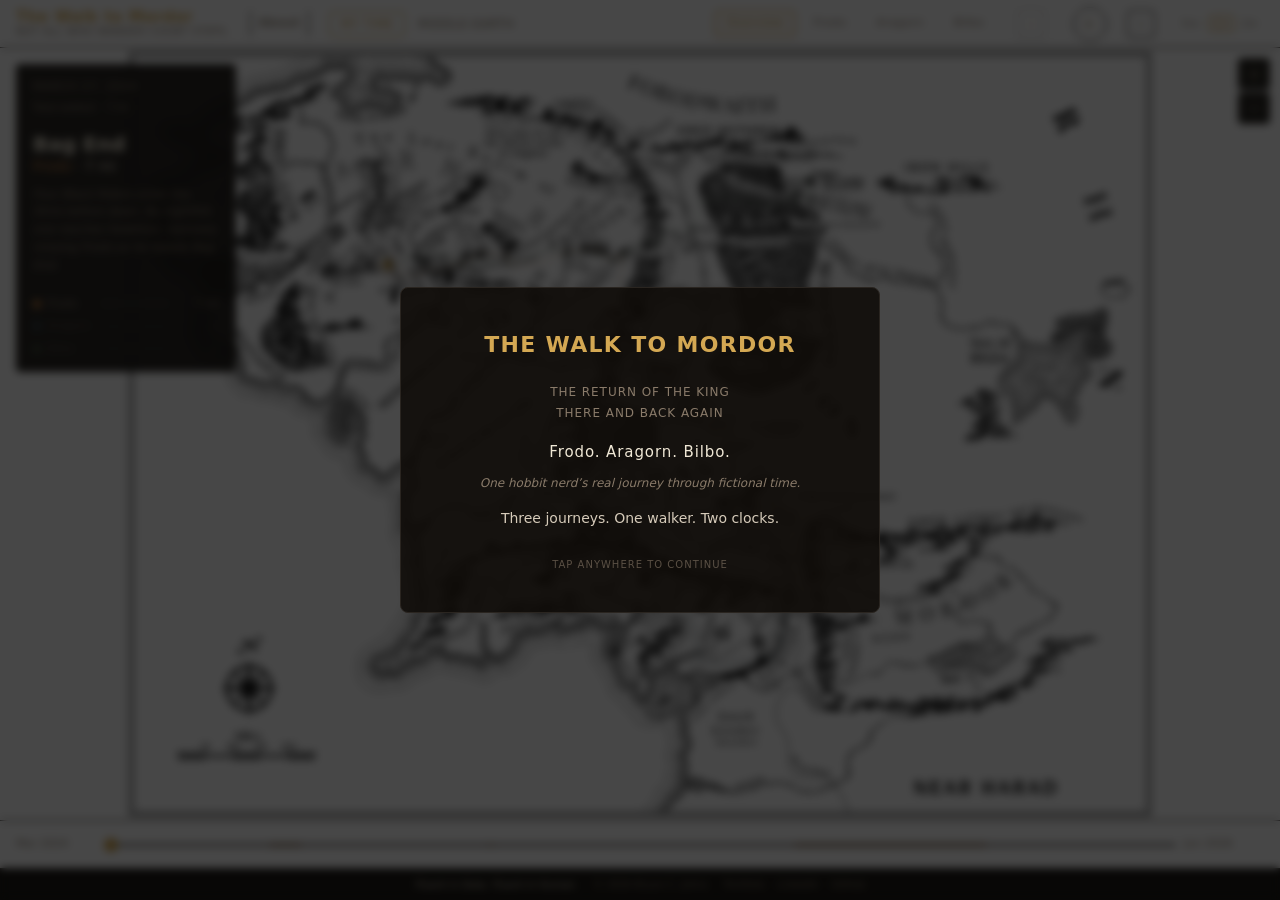
<file: docs/static/index.html>
<!doctype html>
<html lang="en">
  <head>
    <meta charset="utf-8" />
    <meta name="viewport" content="width=device-width, initial-scale=1" />
    <title>Walk to Mordor | A Personal Journey Through Middle-earth</title>
    <meta content="Bryan C. Johns" name="author" />
    <meta
      name="description"
      content="A personal walking journey mapped onto the journeys of Bilbo, Frodo, and Aragorn through Middle-earth, combining real-world steps, maps, and Tolkien's chronology."
    />

    <!-- Favicon -->
    <link rel="icon" type="image/x-icon" href="images/favicon.ico" />

    <!-- Open Graph metadata for social sharing -->
    <meta property="og:type" content="website" />
    <meta
      property="og:title"
      content="Walk to Mordor | A Personal Journey Through Middle-earth"
    />
    <meta
      property="og:description"
      content="A personal walking journey mapped onto the journeys of Bilbo, Frodo, and Aragorn through Middle-earth, combining real-world steps, maps, and Tolkien's chronology."
    />
    <meta
      property="og:image"
      content="https://johbry17.github.io/Walk-to-Mordor/static/images/masthead.png"
    />
    <meta property="og:image:width" content="1200" />
    <meta property="og:image:height" content="630" />
    <meta
      property="og:url"
      content="https://johbry17.github.io/Walk-to-Mordor/"
    />

    <!-- Twitter / X -->
    <meta name="twitter:card" content="summary_large_image" />
    <meta
      name="twitter:title"
      content="Walk to Mordor | A Personal Journey Through Middle-earth"
    />
    <meta
      name="twitter:description"
      content="A personal walking journey mapped onto the journeys of Bilbo, Frodo, and Aragorn through Middle-earth."
    />
    <meta
      name="twitter:image"
      content="https://johbry17.github.io/Walk-to-Mordor/static/images/masthead.png"
    />

    <!-- Stylesheet -->
    <link rel="stylesheet" href="css/styles.css" />
  </head>
  <body>
    <!-- ── Header ───────────────────────────────────────────────────── -->
    <header class="site-header" role="banner">
      <div class="header-title">
        <span class="title-main">The Walk to Mordor</span>
        <span class="title-sub">Not all who wander count steps.</span>
      </div>

      <a href="about.html" class="header-about" title="About this project"
        >About</a
      >

      <div class="clock-toggle" role="group" aria-label="Time mode">
        <button
          class="clock-btn active"
          data-clock="MY"
          aria-pressed="true"
          title="Follow my daily walking mileage, 2024-2026"
        >
          My Time
        </button>
        <button
          class="clock-btn"
          data-clock="ME"
          aria-pressed="false"
          title="Follow Tolkien's calendar of events, T.A. 2941-3019"
        >
          Middle-earth
        </button>
      </div>

      <div class="mobile-header-break" aria-hidden="true"></div>

      <nav class="mode-nav" role="tablist" aria-label="Journey mode">
        <button
          class="mode-btn active"
          data-mode="ALL"
          role="tab"
          aria-selected="true"
          tabindex="0"
          title="Show the whole story"
        >
          Overview
        </button>
        <button
          class="mode-btn"
          data-mode="Mordor"
          role="tab"
          aria-selected="false"
          tabindex="-1"
          title="Follow Frodo's journey"
        >
          Frodo
        </button>
        <button
          class="mode-btn"
          data-mode="Return"
          role="tab"
          aria-selected="false"
          tabindex="-1"
          title="Follow Aragorn's journey"
        >
          Aragorn
        </button>
        <button
          class="mode-btn"
          data-mode="Hobbit"
          role="tab"
          aria-selected="false"
          tabindex="-1"
          title="Follow Bilbo's journey"
        >
          Bilbo
        </button>
      </nav>

      <button
        id="tl-prev"
        class="tl-nav-btn"
        aria-label="Previous step"
        title="Previous date (←)"
        disabled
      >
        ‹
      </button>
      <button
        id="play-btn"
        class="play-btn"
        aria-label="Play journey"
        title="Play journey"
      >
        <svg class="icon-play" viewBox="0 0 24 24" aria-hidden="true">
          <polygon points="5,3 19,12 5,21" />
        </svg>
        <svg
          class="icon-pause"
          viewBox="0 0 24 24"
          aria-hidden="true"
          style="display: none"
        >
          <rect x="6" y="4" width="4" height="16" />
          <rect x="14" y="4" width="4" height="16" />
        </svg>
      </button>
      <button
        id="tl-next"
        class="tl-nav-btn"
        aria-label="Next step"
        title="Next date (→)"
      >
        ›
      </button>

      <div class="tl-speed" role="group" aria-label="Playback speed">
        <button
          class="speed-btn"
          data-speed="0.5"
          aria-pressed="false"
          aria-label="Half speed"
          title="Play at half speed"
        >
          ½×
        </button>
        <button
          class="speed-btn active"
          data-speed="1"
          aria-pressed="true"
          aria-label="Normal speed"
          title="Play at normal speed"
        >
          1×
        </button>
        <button
          class="speed-btn"
          data-speed="2"
          aria-pressed="false"
          aria-label="Double speed"
          title="Play at double speed"
        >
          2×
        </button>
      </div>
    </header>

    <!-- ── Main area (map + info panel) ────────────────────────────────────────── -->
    <main class="main-area">
      <!-- Info panel floats over the map ─────────────────────────────── -->
      <aside
        class="info-panel"
        aria-live="polite"
        aria-label="Journey information"
      >
        <div class="info-date" id="info-date">—</div>

        <div id="all-time-total" class="all-time-total" hidden>
          <span class="all-time-total__label">Total walked · </span>
          <strong id="all-time-miles">—</strong>
        </div>

        <div id="info-body"></div>

        <!-- Journey status rows -->
        <div class="journey-rows" id="journey-rows">
          <div class="journey-row" data-journey="Mordor">
            <span class="jr-dot" style="background: #c17f40"></span>
            <span class="jr-name">Frodo</span>
            <div class="jr-bar">
              <div class="jr-fill" id="fill-Mordor"></div>
            </div>
            <span class="jr-val" id="val-Mordor">—</span>
          </div>
          <div class="journey-row" data-journey="Return">
            <span class="jr-dot" style="background: #4a7c8e"></span>
            <span class="jr-name">Aragorn</span>
            <div class="jr-bar">
              <div class="jr-fill" id="fill-Return"></div>
            </div>
            <span class="jr-val" id="val-Return">—</span>
          </div>
          <div class="journey-row" data-journey="Hobbit">
            <span class="jr-dot" style="background: #5f8a5a"></span>
            <span class="jr-name">Bilbo</span>
            <div class="jr-bar">
              <div class="jr-fill" id="fill-Hobbit"></div>
            </div>
            <span class="jr-val" id="val-Hobbit">—</span>
          </div>
        </div>
      </aside>

      <!-- Pause badge and reset: outside the transformable layer so they stay fixed ─────────────────── -->
      <!-- Timeline state badges -->
      <div class="pause-badge" id="pause-badge" hidden>
        <span>⏸ Month-Long Pause</span><br />to Lament for Gandalf
      </div>
      <div
        class="timeline-badge timeline-badge--between"
        id="between-badge"
        hidden
      >
        ↔ Between Walking Challenges
      </div>
      <div class="timeline-badge timeline-badge--gap" id="gap-badge" hidden>
        Many Years Pass…
      </div>

      <!-- Floating map controls: zoom + reset, top-right ─────────────────────────────── -->
      <div class="map-controls" role="group" aria-label="Map controls">
        <button
          class="map-ctrl-btn"
          id="zoom-in"
          aria-label="Zoom in"
          title="Zoom in"
        >
          +
        </button>
        <button
          class="map-ctrl-btn"
          id="zoom-out"
          aria-label="Zoom out"
          title="Zoom out"
        >
          −
        </button>
        <button
          class="map-ctrl-btn"
          id="reset-view"
          aria-label="Reset map view"
          title="Reset view (double-click map)"
        >
          &#8857;
        </button>
      </div>

      <!-- Viewport clips; layer transforms for zoom/pan ─────────────────────────────── -->
      <div class="map-viewport" id="map-viewport">
        <div class="map-layer" id="map-layer">
          <img
            id="base-map"
            src="assets/preview-mapome-slim.svg"
            alt="Middle-earth map (mapome by k1tesurfen, CC BY-SA 4.0)"
            draggable="false"
          />

          <svg
            id="overlay"
            viewBox="0 0 3200 2400"
            preserveAspectRatio="xMidYMid meet"
            aria-hidden="true"
          >
            <!-- Populated by map.js -->
          </svg>
        </div>
      </div>
    </main>

    <!-- ── Timeline bar ──────────────────────────────────────────────── -->
    <footer class="timeline-bar" role="contentinfo">
      <span class="tl-label" id="tl-start" aria-hidden="true">—</span>

      <div class="tl-slider-wrap">
        <input
          type="range"
          id="timeline"
          class="timeline-slider"
          min="0"
          max="100"
          value="0"
          step="1"
          aria-label="Timeline position"
        />
      </div>

      <span class="tl-label" id="tl-end" aria-hidden="true">—</span>
    </footer>

    <!-- Site footer ──────────────────────────────────────────────── -->
    <footer class="site-footer" role="contentinfo">
      <span class="footer-tagline">Fluent in Data. Fluent in Human.</span>

      <span class="footer-owner">
        &copy; <span id="copyright-year">2026</span>
        Bryan C. Johns
      </span>

      <nav class="footer-links" aria-label="External links">
        <a
          href="https://informedwanderer.com/"
          target="_blank"
          rel="noopener noreferrer"
          class="portfolio-link"
        >
          Portfolio
        </a>

        <a
          href="https://www.linkedin.com/in/b-johns/"
          target="_blank"
          rel="noopener noreferrer"
          class="linkedin-link"
        >
          LinkedIn
        </a>

        <a
          href="https://github.com/johbry17/walk-to-mordor"
          target="_blank"
          rel="noopener noreferrer"
          class="github-link"
        >
          GitHub
        </a>
      </nav>
    </footer>

    <script>
      const yearElement = document.getElementById("copyright-year");
      if (yearElement) {
        yearElement.textContent = new Date().getFullYear();
      }
    </script>

    <!-- Modals ────────────────────────────────────────────────────────────── -->

    <!-- Welcome modal — opens on every visit -->
    <dialog id="welcome-dialog" class="welcome-dialog">
      <div class="welcome-content">
        <h1 class="welcome-title">The Walk to Mordor</h1>
        <p class="welcome-subtitle">The Return of the King</p>
        <p class="welcome-subtitle">There and Back Again</p>
        <p class="welcome-characters">Frodo. Aragorn. Bilbo.</p>
        <p class="welcome-tagline">
          One hobbit nerd&#8217;s real journey through fictional time.
        </p>
        <p class="welcome-stat">Three journeys. One walker. Two clocks.</p>
        <p class="welcome-cta">Tap anywhere to continue</p>
      </div>
    </dialog>

    <!-- Clock / controls explainer — shown after welcome modal -->
    <div
      id="clock-popover"
      class="clock-popover"
      role="dialog"
      aria-label="Timeline instructions"
      hidden
    >
      <div class="clock-popover-title">Two timelines, one journey</div>

      <p>
        <strong>My Time</strong> follows my actual walks, 2024–2026.<br />
        <strong>Middle-earth Time</strong> follows Tolkien's chronology.
      </p>

      <p class="clock-popover-controls">
        <!-- <strong>Ready to explore?</strong> -->
        Play with <strong>▶</strong>, step days with <strong>‹ ›</strong>, and
        change speed with <strong>½×</strong> · <strong>1×</strong> ·
        <strong>2×</strong>. Choose <strong>Overview</strong> for the whole
        story, or a <strong>character</strong> to follow one journey.<br />
        <strong>About</strong> explores the data, design decisions, and
        technical challenges behind the project.
      </p>
    </div>

    <!-- Journey completion modal — My Time / Overview endpoint -->
    <dialog id="completion-dialog" class="completion-dialog">
      <div class="completion-content">
        <div class="completion-kicker">THE JOURNEY IS COMPLETE</div>

        <div class="completion-miles">4,400+ miles walked.</div>

        <!-- <div class="completion-journeys">
        Frodo. Aragorn. Bilbo.<br>
        Three journeys. One walker.
      </div> -->

        <div class="completion-rule"></div>

        <div class="completion-comparison">
          That's roughly the length of the<br />
          <strong>Silk Road.</strong>
        </div>

        <div class="completion-aside">
          And if you include the miles between challenges?<br />
          <span id="completion-miles-value"></span> in all.
        </div>

        <div class="completion-prompt">Tap anywhere to continue</div>
      </div>
    </dialog>

    <!-- JavaScript ────────────────────────────────────────────────────────── -->

    <script src="js/timeline.js"></script>
    <script src="js/map.js"></script>
    <script src="js/pan-zoom.js"></script>
    <script src="js/app.js"></script>
  </body>
</html>
</file>
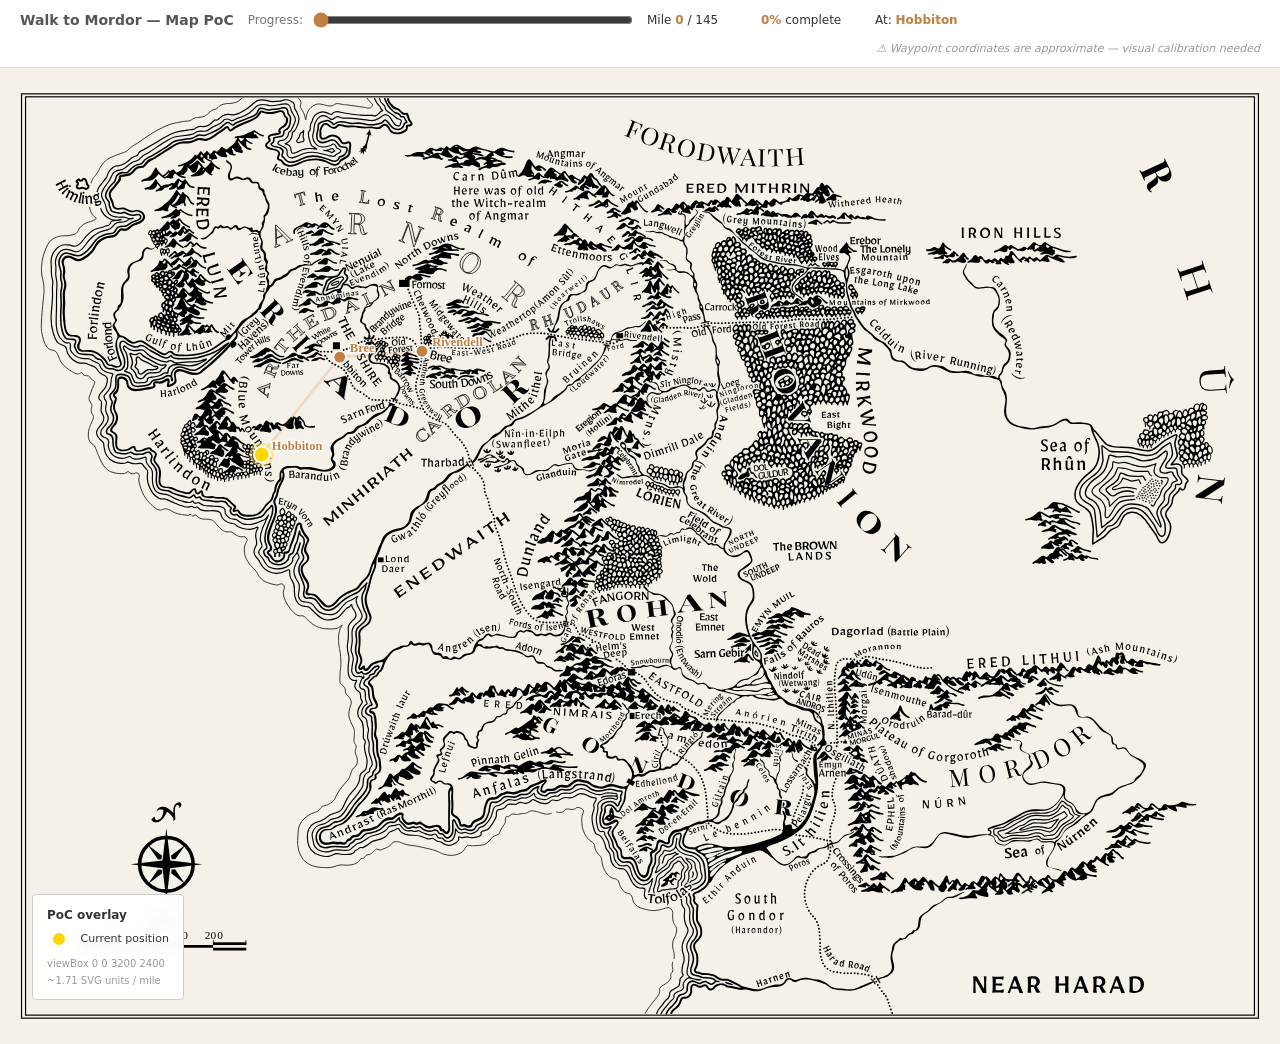
<file: archive/proof_of_concept/poc.html>
<!DOCTYPE html>
<html lang="en">
<head>
  <meta charset="utf-8">
  <meta name="viewport" content="width=device-width, initial-scale=1">
  <title>Walk to Mordor — Map PoC</title>
  <!--
    PROOF OF CONCEPT: SVG overlay over the mapome Middle-earth map.

    Technique
    ─────────
    1. The base map is loaded as <img> (no DOM bloat from 1.75 MB inline SVG).
    2. An absolutely-positioned overlay <svg> uses the SAME viewBox (0 0 3200 2400).
       Because both elements share the same intrinsic aspect ratio the browser
       scales them identically — overlay coordinates map 1-to-1 to map coordinates.
    3. Route lines and markers are plain SVG elements in the overlay.
    4. Progress interpolation is linear between named waypoints.

    Coordinate system
    ─────────────────
    viewBox: 0 0 3200 2400
    Origin (0, 0) = top-left (NW corner of map)
    x increases eastward; y increases southward.
    Scale: ~1.71 SVG units per fictional mile (from the legend scale bar).
    Map extent: ~1847 miles E–W × 1380 miles N–S.

    ⚠ WAYPOINT COORDINATES BELOW ARE APPROXIMATE.
    Open this file in a browser, use browser devtools to inspect the overlay SVG,
    and click the map to read precise x/y values.  Then update WAYPOINTS in the
    script section and data/waypoints/routes.json.
  -->
  <style>
    :root {
      --frodo:      #C17F40;
      --frodo-dim:  #C17F4044;
      --accent:     #FFD700;
      --bg:         #F5F0E8;
      --panel-bg:   rgba(255,255,255,0.95);
    }
    *, *::before, *::after { box-sizing: border-box; margin: 0; padding: 0; }
    body { background: var(--bg); font-family: system-ui, sans-serif; color: #333; }

    /* ── Controls bar ─────────────────────────────────────────────── */
    .controls {
      padding: 12px 20px;
      background: white;
      border-bottom: 1px solid #ddd;
      display: flex; flex-wrap: wrap; align-items: center; gap: 14px;
    }
    .controls h1 { font-size: 14px; font-weight: 600; color: #555; }
    .slider-row { display: flex; align-items: center; gap: 10px; }
    .slider-row label { font-size: 12px; color: #777; white-space: nowrap; }
    input[type="range"] {
      width: 320px; accent-color: var(--frodo); cursor: pointer;
    }
    .stat { font-size: 12px; min-width: 100px; }
    .stat strong { color: var(--frodo); }
    .note { font-size: 11px; color: #999; font-style: italic; margin-left: auto; }

    /* ── Map container ────────────────────────────────────────────── */
    .map-wrap {
      position: relative;
      max-width: 1400px;
      margin: 20px auto;
      padding: 0 16px;
    }
    #base-map {
      display: block;
      width: 100%;
      height: auto;
    }
    #overlay {
      position: absolute;
      top: 0; left: 16px;
      width: calc(100% - 32px);
      height: 100%;
      pointer-events: none;
    }

    /* ── Legend panel ─────────────────────────────────────────────── */
    .legend {
      position: absolute;
      bottom: 24px; left: 32px;
      background: var(--panel-bg);
      border: 1px solid #ccc;
      border-radius: 4px;
      padding: 10px 14px;
      font-size: 11px;
      line-height: 1.7;
      backdrop-filter: blur(4px);
    }
    .legend h4 { font-size: 12px; margin-bottom: 5px; }
    .legend .swatch {
      display: inline-block; width: 24px; height: 4px;
      border-radius: 2px; vertical-align: middle; margin-right: 6px;
    }
  </style>
</head>
<body>

<!-- ── Controls ─────────────────────────────────────────────────────── -->
<div class="controls">
  <h1>Walk to Mordor — Map PoC</h1>
  <div class="slider-row">
    <label>Progress:</label>
    <input type="range" id="slider" min="0" max="145" value="0" step="1">
  </div>
  <div class="stat">Mile <strong id="mile-val">0</strong> / 145</div>
  <div class="stat"><strong id="pct-val">0%</strong> complete</div>
  <div class="stat">At: <strong id="loc-val">The Shire</strong></div>
  <span class="note">⚠ Waypoint coordinates are approximate — visual calibration needed</span>
</div>

<!-- ── Map ──────────────────────────────────────────────────────────── -->
<div class="map-wrap">

  <!-- Base map (referenced, not inlined — keeps HTML light) -->
  <img id="base-map" src="../map/preview-mapome-slim.svg" alt="Middle-earth map (mapome by k1tesurfen, CC BY-SA 4.0)">

  <!--
    Overlay SVG — same viewBox as the base map.
    Any (x, y) pair here maps to the exact same pixel as (x, y) in the base SVG.
  -->
  <svg id="overlay" viewBox="0 0 3200 2400" preserveAspectRatio="xMidYMid meet">
    <defs>
      <!-- Soft glow behind the progress marker -->
      <filter id="glow" x="-60%" y="-60%" width="220%" height="220%">
        <feGaussianBlur stdDeviation="8" result="blur"/>
        <feMerge>
          <feMergeNode in="blur"/>
          <feMergeNode in="SourceGraphic"/>
        </feMerge>
      </filter>
      <!-- Arrow marker for directional hints -->
      <marker id="arrowhead" viewBox="0 0 10 10" refX="9" refY="5"
              markerWidth="5" markerHeight="5" orient="auto">
        <path d="M 0 0 L 10 5 L 0 10 z" fill="#C17F40" opacity="0.7"/>
      </marker>
    </defs>

    <!-- Route line (full, dimmed) -->
    <polyline id="route-dim"
      points="630,940 830,690 1041,675"
      fill="none"
      stroke="#C17F40"
      stroke-width="7"
      stroke-opacity="0.18"
      stroke-linecap="round"
      stroke-linejoin="round"/>

    <!-- Route line (progress — drawn progressively by JS) -->
    <polyline id="route-travelled"
      points="630,940"
      fill="none"
      stroke="#C17F40"
      stroke-width="7"
      stroke-opacity="0.85"
      stroke-linecap="round"
      stroke-linejoin="round"
      marker-mid="url(#arrowhead)"/>

    <!-- Waypoint markers -->
    <g id="waypoints">
      <!-- A: Hobbiton (The Shire) -->
      <circle cx="630" cy="940" r="16" fill="#C17F40" stroke="white" stroke-width="4"/>
      <!-- B: Bree -->
      <circle cx="830" cy="690" r="16" fill="#C17F40" stroke="white" stroke-width="4"/>
      <!-- C: Rivendell -->
      <circle cx="1041" cy="675" r="16" fill="#C17F40" stroke="white" stroke-width="4"/>
    </g>

    <!-- Waypoint labels (white stroke = "halo" for legibility) -->
    <g id="labels" font-family="'Georgia', serif" font-size="32" paint-order="stroke"
       stroke="white" stroke-width="8" stroke-linejoin="round">
      <text x="656" y="927" fill="#C17F40" font-weight="bold">Hobbiton</text>
      <text x="856" y="677" fill="#C17F40" font-weight="bold">Bree</text>
      <text x="1067" y="662" fill="#C17F40" font-weight="bold">Rivendell</text>
    </g>

    <!-- Progress marker -->
    <circle id="marker-outer" cx="630" cy="940" r="28"
            fill="none" stroke="#FFD700" stroke-width="4" opacity="0.5"/>
    <circle id="marker" cx="630" cy="940" r="20"
            fill="#FFD700" stroke="white" stroke-width="5"
            filter="url(#glow)"/>
  </svg>

  <!-- Legend -->
  <div class="legend">
    <h4>PoC overlay</h4>
    <!-- <div><span class="swatch" style="background:#C17F40;opacity:0.2;"></span> Full route</div> -->
    <!-- <div><span class="swatch" style="background:#C17F40;"></span> Travelled</div> -->
    <div>
      <svg width="24" height="16" style="vertical-align:middle;margin-right:6px">
        <circle cx="12" cy="8" r="7" fill="#FFD700" stroke="white" stroke-width="2"/>
      </svg>
      Current position
    </div>
    <div style="margin-top:6px;color:#999;font-size:10px;">
      viewBox 0 0 3200 2400<br>
      ~1.71 SVG units / mile
    </div>
  </div>
</div>

<script>
// ── Waypoint data ──────────────────────────────────────────────────────────
// ⚠ THESE ARE APPROXIMATE. Replace with visually-calibrated coordinates.
// To calibrate: open page in browser, open devtools console, click on the
// overlay SVG and log the SVG-space coordinates (see calibration helper below).
const WAYPOINTS = [
  { name: "Hobbiton",  mile:   0, x:  630, y:  940 },  // visual estimate ~20% x, 39% y
  { name: "Bree",      mile:  40, x:  830, y:  690 },  // near city rect (822,661)
  { name: "Rivendell", mile: 145, x: 1041, y:  675 },  // city rect centre (1041,675)
];

const maxMile = WAYPOINTS[WAYPOINTS.length - 1].mile;

// ── Interpolate position along the waypoint chain ─────────────────────────
function posAtMile(mile) {
  mile = Math.max(0, Math.min(mile, maxMile));
  for (let i = 0; i < WAYPOINTS.length - 1; i++) {
    const a = WAYPOINTS[i], b = WAYPOINTS[i + 1];
    if (mile >= a.mile && mile <= b.mile) {
      const t = (mile - a.mile) / (b.mile - a.mile);
      return {
        x: a.x + t * (b.x - a.x),
        y: a.y + t * (b.y - a.y),
        name: t < 0.5 ? a.name : b.name,
      };
    }
  }
  const last = WAYPOINTS[WAYPOINTS.length - 1];
  return { x: last.x, y: last.y, name: last.name };
}

// ── Build partial "travelled" polyline ────────────────────────────────────
function partialPoints(mile) {
  const pts = [];
  for (const w of WAYPOINTS) {
    pts.push(`${w.x},${w.y}`);
    if (w.mile >= mile) break;
  }
  const pos = posAtMile(mile);
  // Replace last segment end with actual interpolated position
  if (pts.length > 1) pts.pop();
  pts.push(`${pos.x.toFixed(1)},${pos.y.toFixed(1)}`);
  return pts.join(" ");
}

// ── Initialise full route dim underline ──────────────────────────────────
const allPts = WAYPOINTS.map(w => `${w.x},${w.y}`).join(" ");
document.getElementById("route-dim").setAttribute("points", allPts);

// ── Slider handler ────────────────────────────────────────────────────────
const slider   = document.getElementById("slider");
const marker   = document.getElementById("marker");
const markerO  = document.getElementById("marker-outer");
const routeProg = document.getElementById("route-travelled");

slider.addEventListener("input", update);

function update() {
  const mile = +slider.value;
  const pos  = posAtMile(mile);

  marker.setAttribute("cx", pos.x.toFixed(1));
  marker.setAttribute("cy", pos.y.toFixed(1));
  markerO.setAttribute("cx", pos.x.toFixed(1));
  markerO.setAttribute("cy", pos.y.toFixed(1));

  routeProg.setAttribute("points", partialPoints(mile));

  document.getElementById("mile-val").textContent = mile;
  document.getElementById("pct-val").textContent  = `${Math.round(mile / maxMile * 100)}%`;
  document.getElementById("loc-val").textContent  = pos.name;
}

update();  // render initial state

// ── Coordinate calibration helper ─────────────────────────────────────────
// Open devtools console, click anywhere on the map, and the SVG coordinates
// will be logged. Use these to update WAYPOINTS above.
const overlay = document.getElementById("overlay");
overlay.style.pointerEvents = "all";  // temporarily enable clicks for calibration
overlay.addEventListener("click", e => {
  const rect = overlay.getBoundingClientRect();
  const vb   = [0, 0, 3200, 2400];
  const sx   = (e.clientX - rect.left)  / rect.width  * vb[2];
  const sy   = (e.clientY - rect.top)   / rect.height * vb[3];
  console.log(`Clicked SVG coords: x=${sx.toFixed(0)}, y=${sy.toFixed(0)}`);
});
</script>

</body>
</html>
</file>
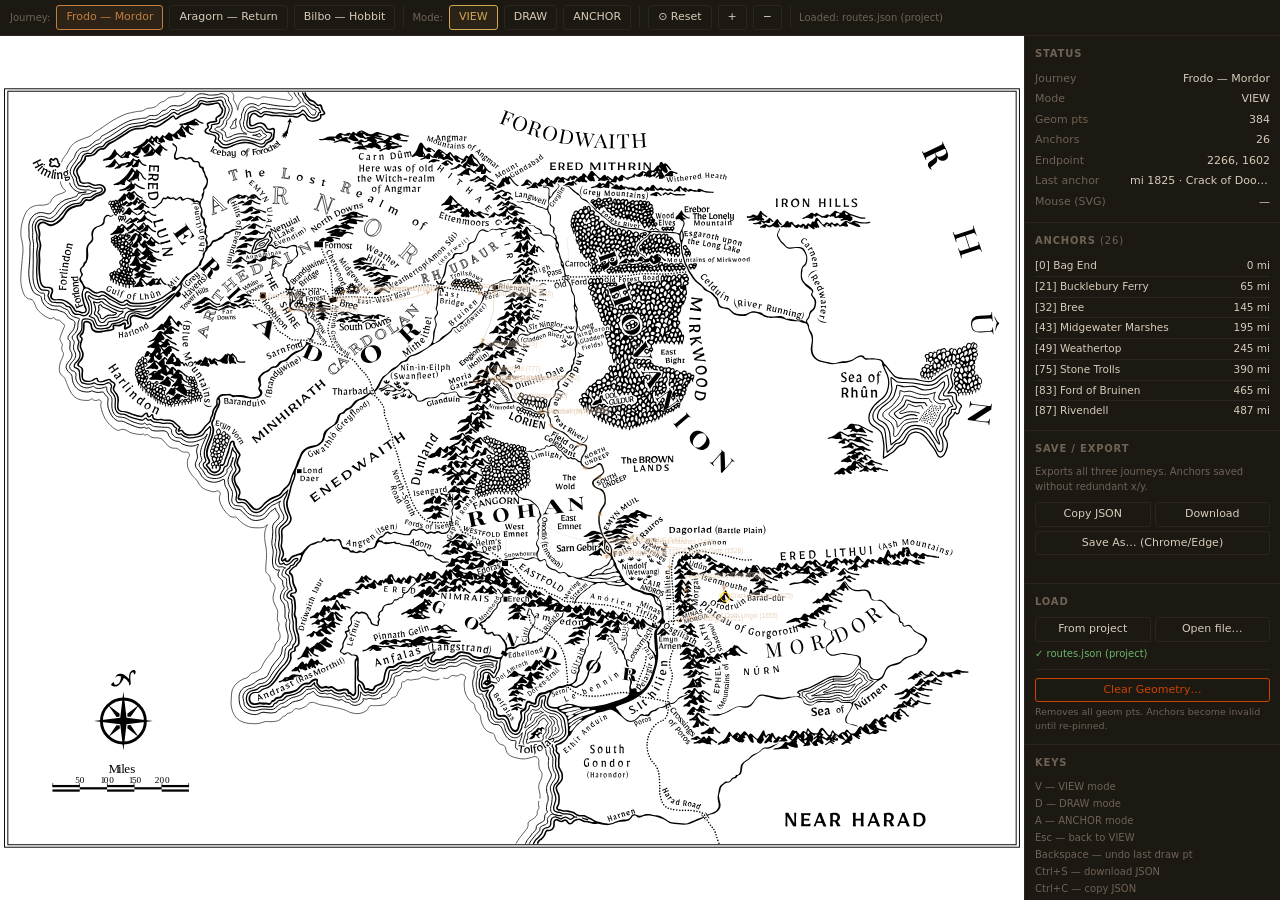
<file: archive/tools/route-builder.html>
<!DOCTYPE html>
<html lang="en">
<head>
  <meta charset="utf-8">
  <meta name="viewport" content="width=device-width, initial-scale=1">
  <title>Route Builder — Walk to Mordor</title>
  <style>
    :root {
      /* --bg:      #13110D; */
      --bg2:     #1C1812;
      --text:    #D6CBBA;
      --muted:   #6E6355;
      --border:  #2A2520;
      --gold:    #D4A853;
      --frodo:   #C17F40;
      --aragorn: #4A7C8E;
      --bilbo:   #5F8A5A;
      --sel:     #FFD700;
      --warn:    #E8C49A;
      --danger:  #CC4400;
      --ok:      #6DB46D;
    }
    *, *::before, *::after { box-sizing: border-box; margin: 0; padding: 0; }
    html, body { height: 100%; overflow: hidden; background: var(--bg); color: var(--text); font: 12px/1.5 'Segoe UI', system-ui, sans-serif; }

    #app  { display: flex; flex-direction: column; height: 100%; }

    /* ── Toolbar ── */
    #toolbar {
      display: flex; align-items: center; gap: 6px;
      padding: 5px 10px; border-bottom: 1px solid var(--border);
      background: var(--bg2); flex-shrink: 0; flex-wrap: wrap;
    }
    .sep { width: 1px; height: 22px; background: var(--border); margin: 0 2px; }
    .tb-label { font-size: 10px; color: var(--muted); white-space: nowrap; }

    /* ── Main ── */
    #main { display: flex; flex: 1; min-height: 0; }

    /* ── Viewport ── */
    #viewport {
      flex: 1; position: relative; overflow: hidden;
      cursor: default; user-select: none;
    }
    /* #viewport.mode-DRAW   { cursor: crosshair; } */
    #viewport.mode-DRAW {
        cursor: url("data:image/svg+xml,%3Csvg xmlns='http://www.w3.org/2000/svg' width='32' height='32' viewBox='0 0 32 32'%3E%3Cpath d='M16 3V29M3 16H29' stroke='black' stroke-width='3'/%3E%3Cpath d='M16 3V29M3 16H29' stroke='white' stroke-width='1'/%3E%3C/svg%3E") 16 16, crosshair;
    }
    #viewport.mode-ANCHOR { cursor: cell; }

    #canvas-layer { position: absolute; inset: 0; width: 100%; height: 100%; transform-origin: 0 0; }
    #base-map     { position: absolute; inset: 0; width: 100%; height: 100%; object-fit: contain; pointer-events: none; -webkit-user-drag: none; }
    #overlay      { position: absolute; inset: 0; width: 100%; height: 100%; }

    /* ── Right panel ── */
    #panel {
      width: 256px; flex-shrink: 0; overflow-y: auto;
      border-left: 1px solid var(--border); background: var(--bg2);
      display: flex; flex-direction: column;
    }
    #panel > section { padding: 10px; border-bottom: 1px solid var(--border); }
    section h3 { font-size: 10px; text-transform: uppercase; letter-spacing: .08em; color: var(--muted); margin-bottom: 8px; }

    .row  { display: flex; justify-content: space-between; font-size: 11px; padding: 2px 0; }
    .row .lbl { color: var(--muted); }
    .row .val { color: var(--text); font-variant-numeric: tabular-nums; text-align: right; max-width: 140px; overflow: hidden; text-overflow: ellipsis; white-space: nowrap; }

    /* Buttons */
    button {
      background: var(--bg); border: 1px solid var(--border); color: var(--text);
      padding: 3px 9px; font: inherit; font-size: 11px; cursor: pointer;
      border-radius: 3px; transition: border-color 80ms, background 80ms; white-space: nowrap;
    }
    button:hover { border-color: var(--muted); }
    button.active { border-color: var(--gold); color: var(--gold); background: rgba(212,168,83,.08); }
    button.danger { border-color: var(--danger); color: var(--danger); }
    button.danger:hover { background: rgba(204,68,0,.1); }
    button:focus-visible { outline: 2px solid var(--gold); outline-offset: 2px; }

    .jbtn.active[data-jid="Mordor"]  { border-color: var(--frodo);   color: var(--frodo);   background: rgba(193,127,64,.10); }
    .jbtn.active[data-jid="Return"]  { border-color: var(--aragorn); color: var(--aragorn); background: rgba(74,124,142,.10); }
    .jbtn.active[data-jid="Hobbit"]  { border-color: var(--bilbo);   color: var(--bilbo);   background: rgba(95,138,90,.10);  }

    /* Form */
    .frow { margin-bottom: 6px; }
    .frow label { display: block; font-size: 10px; color: var(--muted); margin-bottom: 3px; }
    .frow input {
      width: 100%; background: var(--bg); border: 1px solid var(--border);
      color: var(--text); padding: 3px 6px; font: inherit; font-size: 11px; border-radius: 2px;
    }
    .frow input:focus { border-color: var(--gold); outline: none; }

    .brow { display: flex; gap: 4px; flex-wrap: wrap; }
    .brow button { flex: 1; min-width: 0; }

    .warn  { color: var(--warn);   font-size: 10.5px; line-height: 1.4; }
    .ok    { color: var(--ok);     font-size: 10.5px; }
    .dirty { color: var(--warn);   font-size: 10px; }
    .info-badge { font-size: 10px; color: var(--muted); background: var(--bg); border: 1px solid var(--border); border-radius: 3px; padding: 2px 6px; }

    #anchor-section { display: none; }
    #anchor-section.on { display: block; }

    #existing-anchor-box {
      display: none; margin: 6px 0; padding: 6px;
      border: 1px solid var(--border); border-radius: 3px; font-size: 10.5px;
    }
    .ea-title { color: var(--gold); font-size: 10px; margin-bottom: 4px; }

    #anchor-list-box { max-height: 160px; overflow-y: auto; margin-top: 4px; font-size: 10.5px; }
    .anc-item { display: flex; justify-content: space-between; padding: 2px 0; border-bottom: 1px solid var(--border); }
    .anc-item.sel { color: var(--sel); }
    .anc-item.bad { color: var(--warn); }

    #keys-help { font-size: 10px; color: var(--muted); line-height: 1.7; }
  </style>
</head>
<body>
<div id="app">

  <!-- ── Toolbar ───────────────────────────────────────────────────── -->
  <div id="toolbar">
    <span class="tb-label">Journey:</span>
    <button class="jbtn active" data-jid="Mordor">Frodo — Mordor</button>
    <button class="jbtn"        data-jid="Return">Aragorn — Return</button>
    <button class="jbtn"        data-jid="Hobbit">Bilbo — Hobbit</button>

    <div class="sep"></div>
    <span class="tb-label">Mode:</span>
    <button class="mbtn active" data-mode="VIEW">VIEW</button>
    <button class="mbtn"        data-mode="DRAW">DRAW</button>
    <button class="mbtn"        data-mode="ANCHOR">ANCHOR</button>

    <div class="sep"></div>
    <button id="btn-reset">⊙ Reset</button>
    <button id="btn-zoomin" title="+">+</button>
    <button id="btn-zoomout" title="−">−</button>

    <div class="sep"></div>
    <span id="status-bar" style="font-size:10px;color:var(--muted)">No data loaded</span>
    <span id="dirty-badge" class="dirty" style="display:none">⚠ Unsaved</span>
  </div>

  <!-- ── Main ──────────────────────────────────────────────────────── -->
  <div id="main">

    <!-- Map workspace -->
    <div id="viewport">
      <div id="canvas-layer">
        <img id="base-map"
             src="../../docs/static/assets/preview-mapome-slim.svg"
             alt="Middle-earth">
        <svg id="overlay"
             viewBox="0 0 3200 2400"
             preserveAspectRatio="xMidYMid meet"
             xmlns="http://www.w3.org/2000/svg">
          <defs>
            <!-- per-journey arrow markers, built at runtime -->
          </defs>
        </svg>
      </div>
    </div>

    <!-- Right panel -->
    <div id="panel">

      <!-- Status -->
      <section>
        <h3>Status</h3>
        <div class="row"><span class="lbl">Journey</span> <span class="val" id="s-jid">—</span></div>
        <div class="row"><span class="lbl">Mode</span>    <span class="val" id="s-mode">—</span></div>
        <div class="row"><span class="lbl">Geom pts</span><span class="val" id="s-geom">0</span></div>
        <div class="row"><span class="lbl">Anchors</span> <span class="val" id="s-anc">0</span></div>
        <div class="row"><span class="lbl">Endpoint</span><span class="val" id="s-end">—</span></div>
        <div class="row"><span class="lbl">Last anchor</span><span class="val" id="s-last-anc">—</span></div>
        <div class="row"><span class="lbl">Mouse (SVG)</span><span class="val" id="s-mouse">—</span></div>
      </section>

      <!-- Anchor editing (ANCHOR mode) -->
      <section id="anchor-section">
        <h3>Selected Point</h3>
        <div class="row"><span class="lbl">Geom index</span><span class="val" id="a-idx">—</span></div>
        <div class="row"><span class="lbl">SVG x, y</span>  <span class="val" id="a-xy">—</span></div>
        <div class="row"><span class="lbl">Click dist</span><span class="val" id="a-dist">—</span></div>

        <div id="existing-anchor-box">
          <div class="ea-title">Existing anchor</div>
          <div class="row"><span class="lbl">Mile</span>    <span class="val" id="ea-mile">—</span></div>
          <div class="row"><span class="lbl">Location</span><span class="val" id="ea-loc">—</span></div>
          <button class="danger" id="btn-del-anc" style="width:100%;margin-top:6px">Delete Anchor</button>
        </div>

        <div class="frow" style="margin-top:8px">
          <label>Fictional mile</label>
          <input type="number" id="inp-mile" min="0" step="0.1" placeholder="e.g. 145">
        </div>
        <div class="frow">
          <label>Location (optional)</label>
          <input type="text" id="inp-loc" placeholder="e.g. Bree">
        </div>
        <div id="anc-warns" class="warn" style="margin-bottom:4px;min-height:14px"></div>
        <button id="btn-save-anc" style="width:100%">Create / Update Anchor</button>

        <div style="margin-top:10px;padding-top:8px;border-top:1px solid var(--border)">
          <button class="danger" id="btn-del-geom" style="width:100%">Delete This Geom Point</button>
          <div style="font-size:9.5px;color:var(--muted);margin-top:3px">Adjusts all anchor indices after this point.</div>
        </div>
      </section>

      <!-- Anchor list -->
      <section>
        <h3>Anchors <span id="anc-count" style="font-weight:normal;color:var(--muted)"></span></h3>
        <div id="anchor-list-box"></div>
        <div id="anc-validation" class="warn" style="margin-top:4px;font-size:10px"></div>
      </section>

      <!-- Save -->
      <section>
        <h3>Save / Export</h3>
        <p style="font-size:10px;color:var(--muted);margin-bottom:8px">Exports all three journeys. Anchors saved without redundant x/y.</p>
        <div class="brow">
          <button id="btn-copy">Copy JSON</button>
          <button id="btn-dl">Download</button>
        </div>
        <button id="btn-save-as" style="width:100%;margin-top:4px">Save As… (Chrome/Edge)</button>
        <div id="save-msg" style="height:14px;margin-top:4px;font-size:10px;"></div>
      </section>

      <!-- Load -->
      <section>
        <h3>Load</h3>
        <div class="brow">
          <button id="btn-load-proj">From project</button>
          <button id="btn-load-file">Open file…</button>
        </div>
        <input type="file" id="file-inp" accept=".json" style="display:none">
        <div id="load-msg" style="font-size:10px;margin-top:4px;color:var(--muted)"></div>
        <div style="margin-top:8px;padding-top:8px;border-top:1px solid var(--border)">
          <button class="danger" id="btn-clear-geom" style="width:100%">Clear Geometry…</button>
          <div style="font-size:9.5px;color:var(--muted);margin-top:3px">Removes all geom pts. Anchors become invalid until re-pinned.</div>
        </div>
      </section>

      <!-- Keys -->
      <section>
        <h3>Keys</h3>
        <div id="keys-help">
          V — VIEW mode<br>
          D — DRAW mode<br>
          A — ANCHOR mode<br>
          Esc — back to VIEW<br>
          Backspace — undo last draw pt<br>
          Ctrl+S — download JSON<br>
          Ctrl+C — copy JSON<br>
          Scroll — zoom<br>
          Drag — pan
        </div>
      </section>

    </div><!-- panel -->
  </div><!-- main -->
</div><!-- app -->

<script src="route-builder.js"></script>
</body>
</html>
</file>
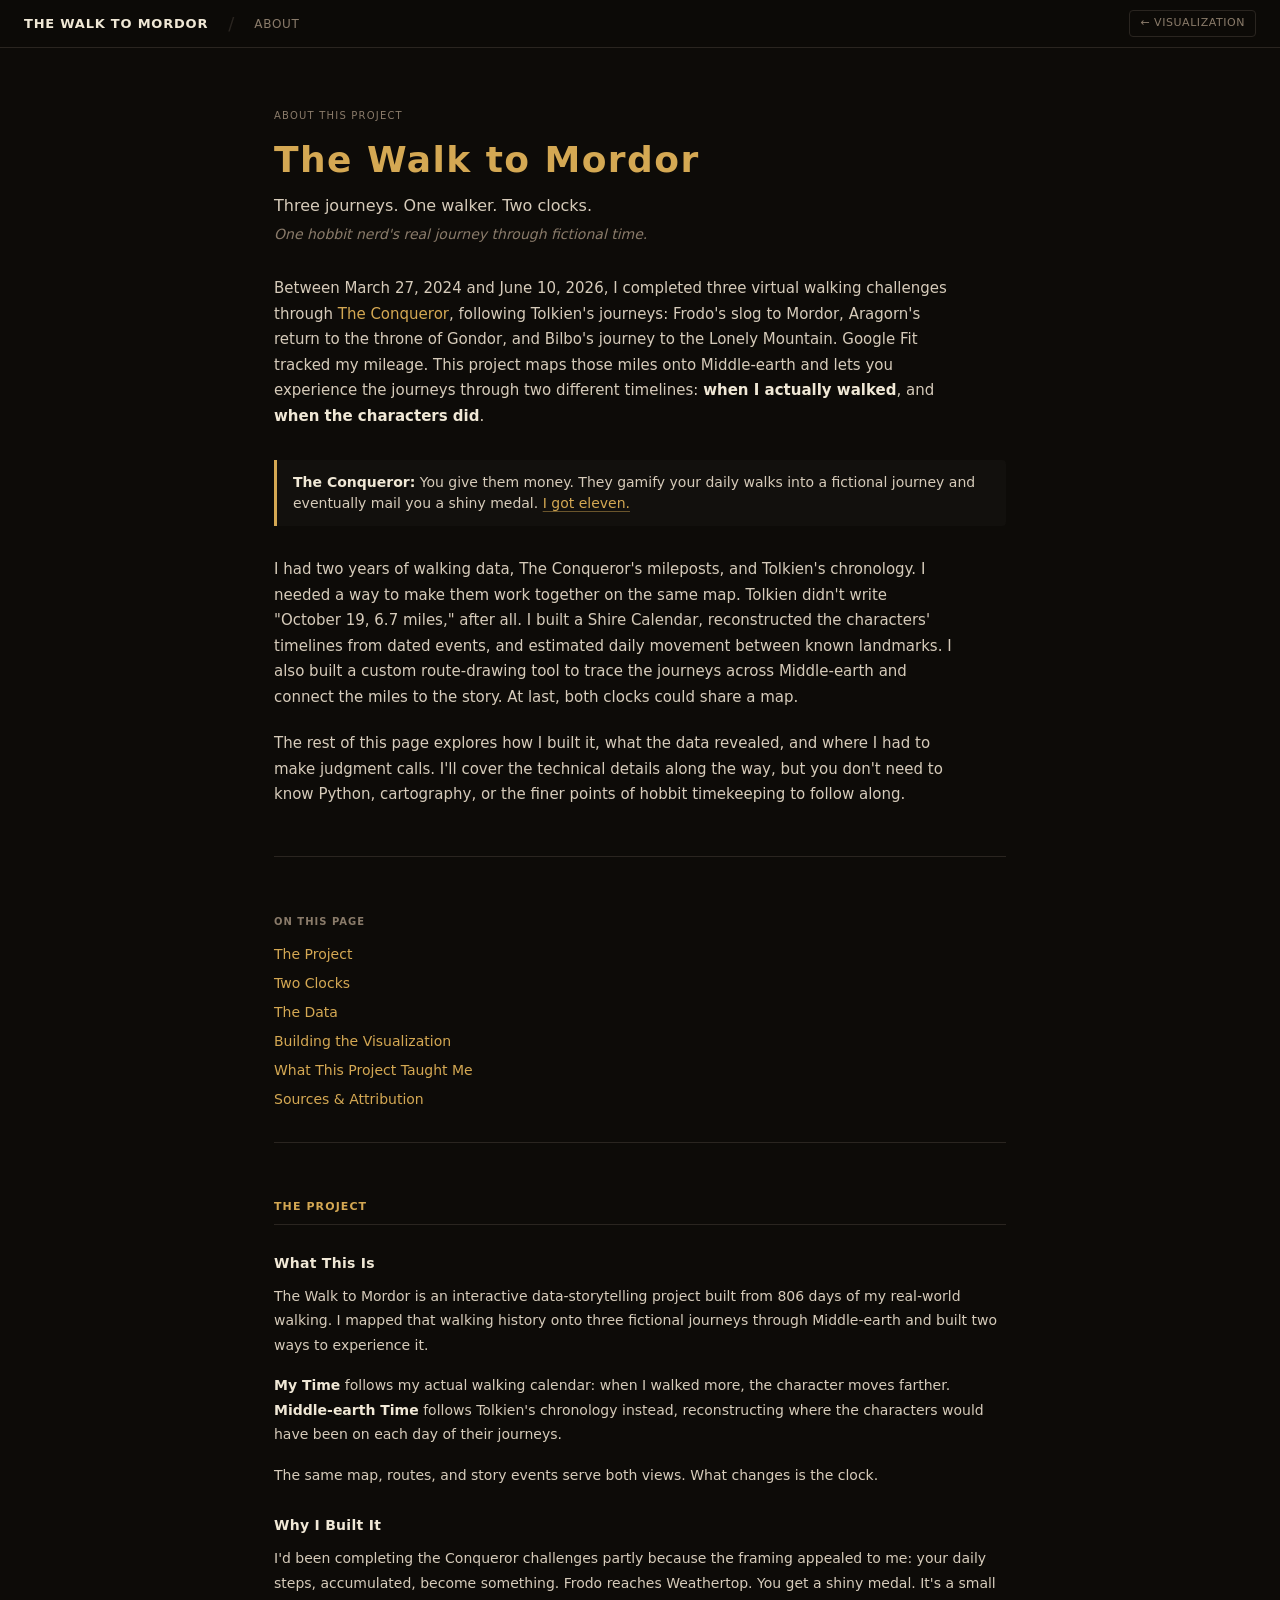
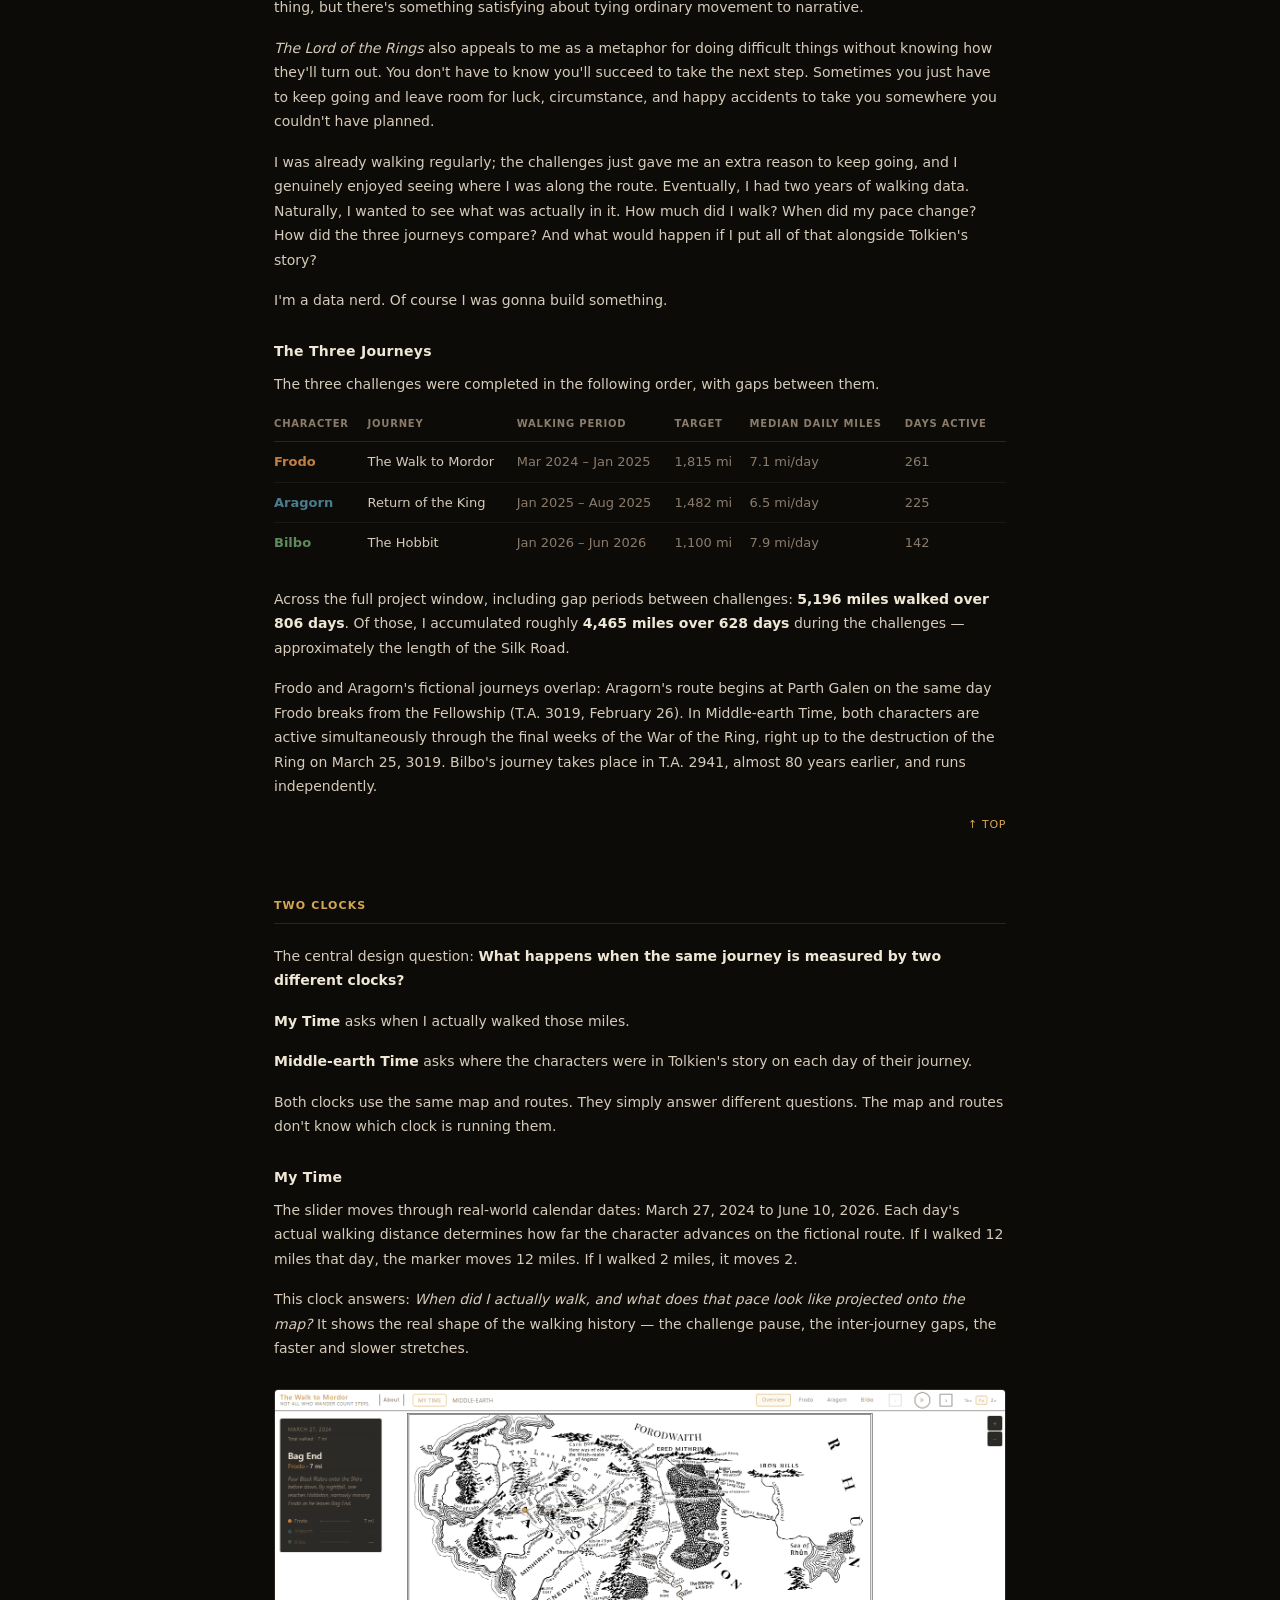
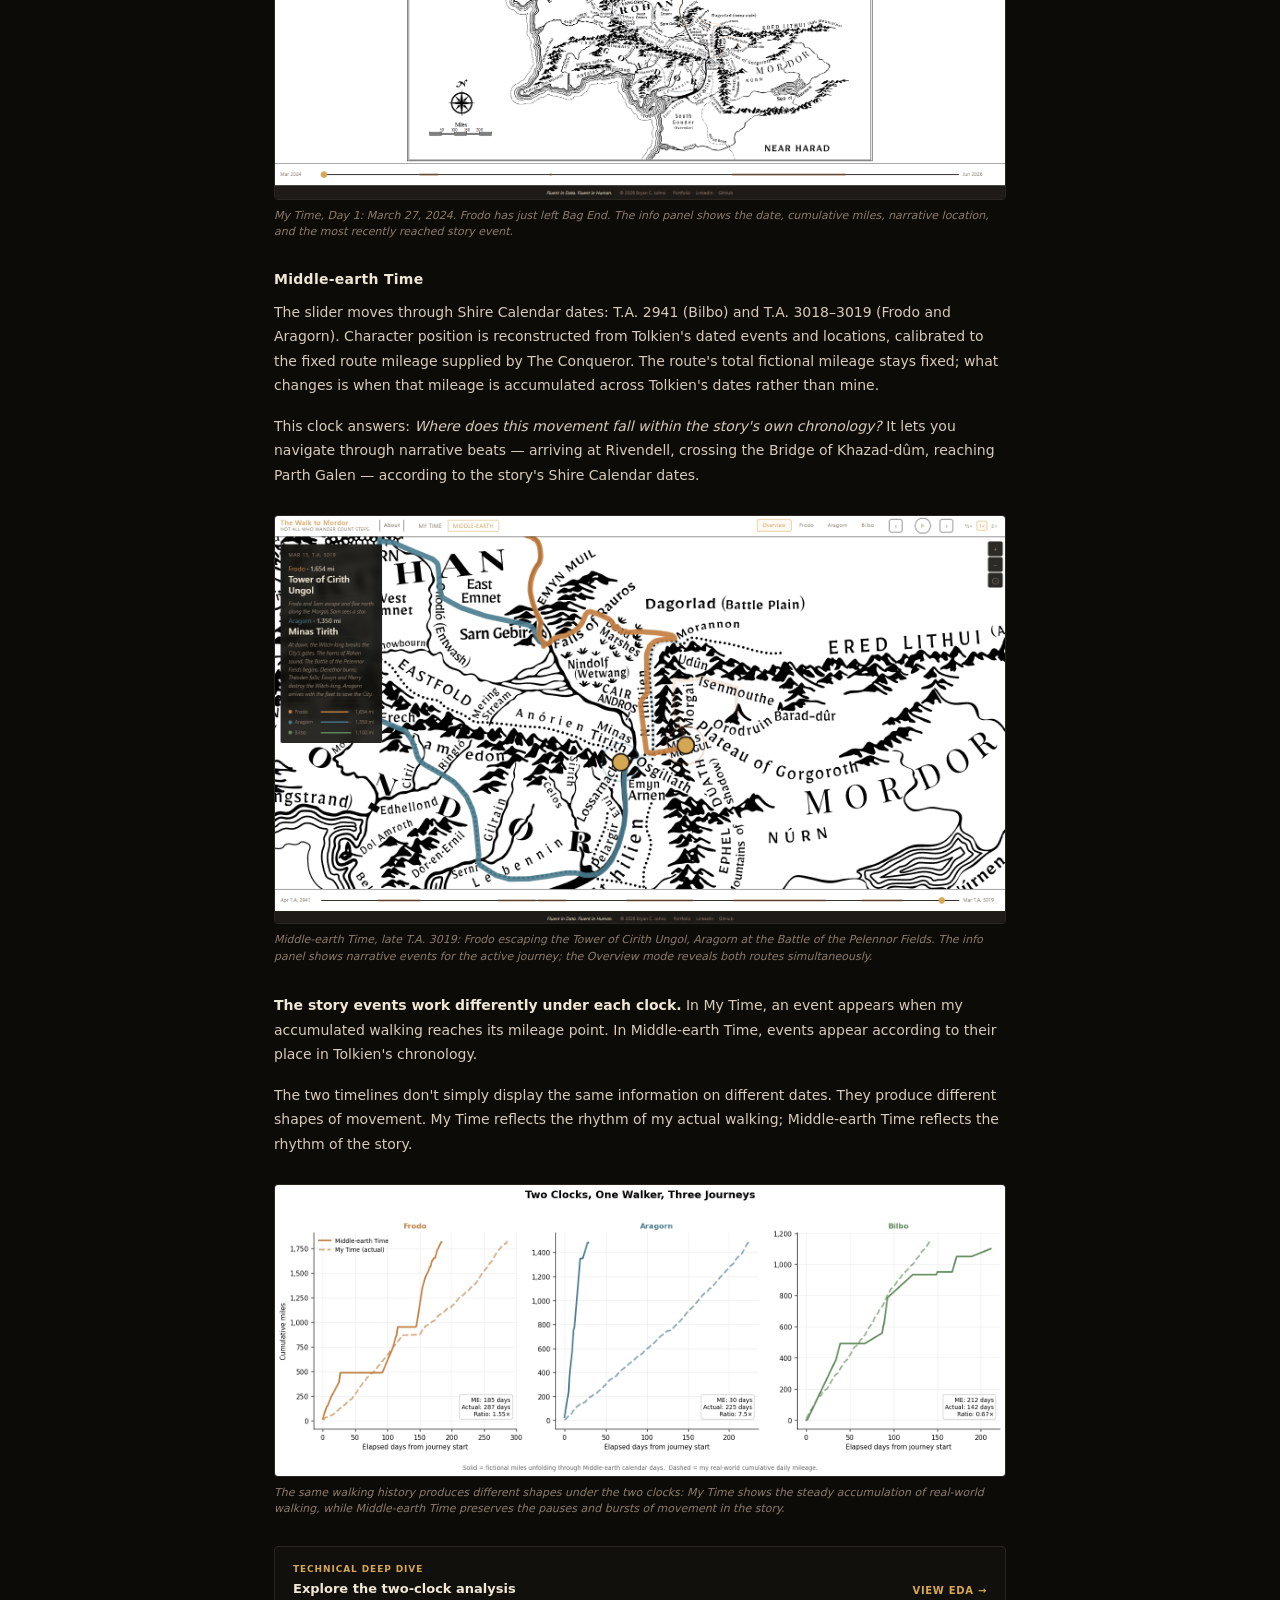
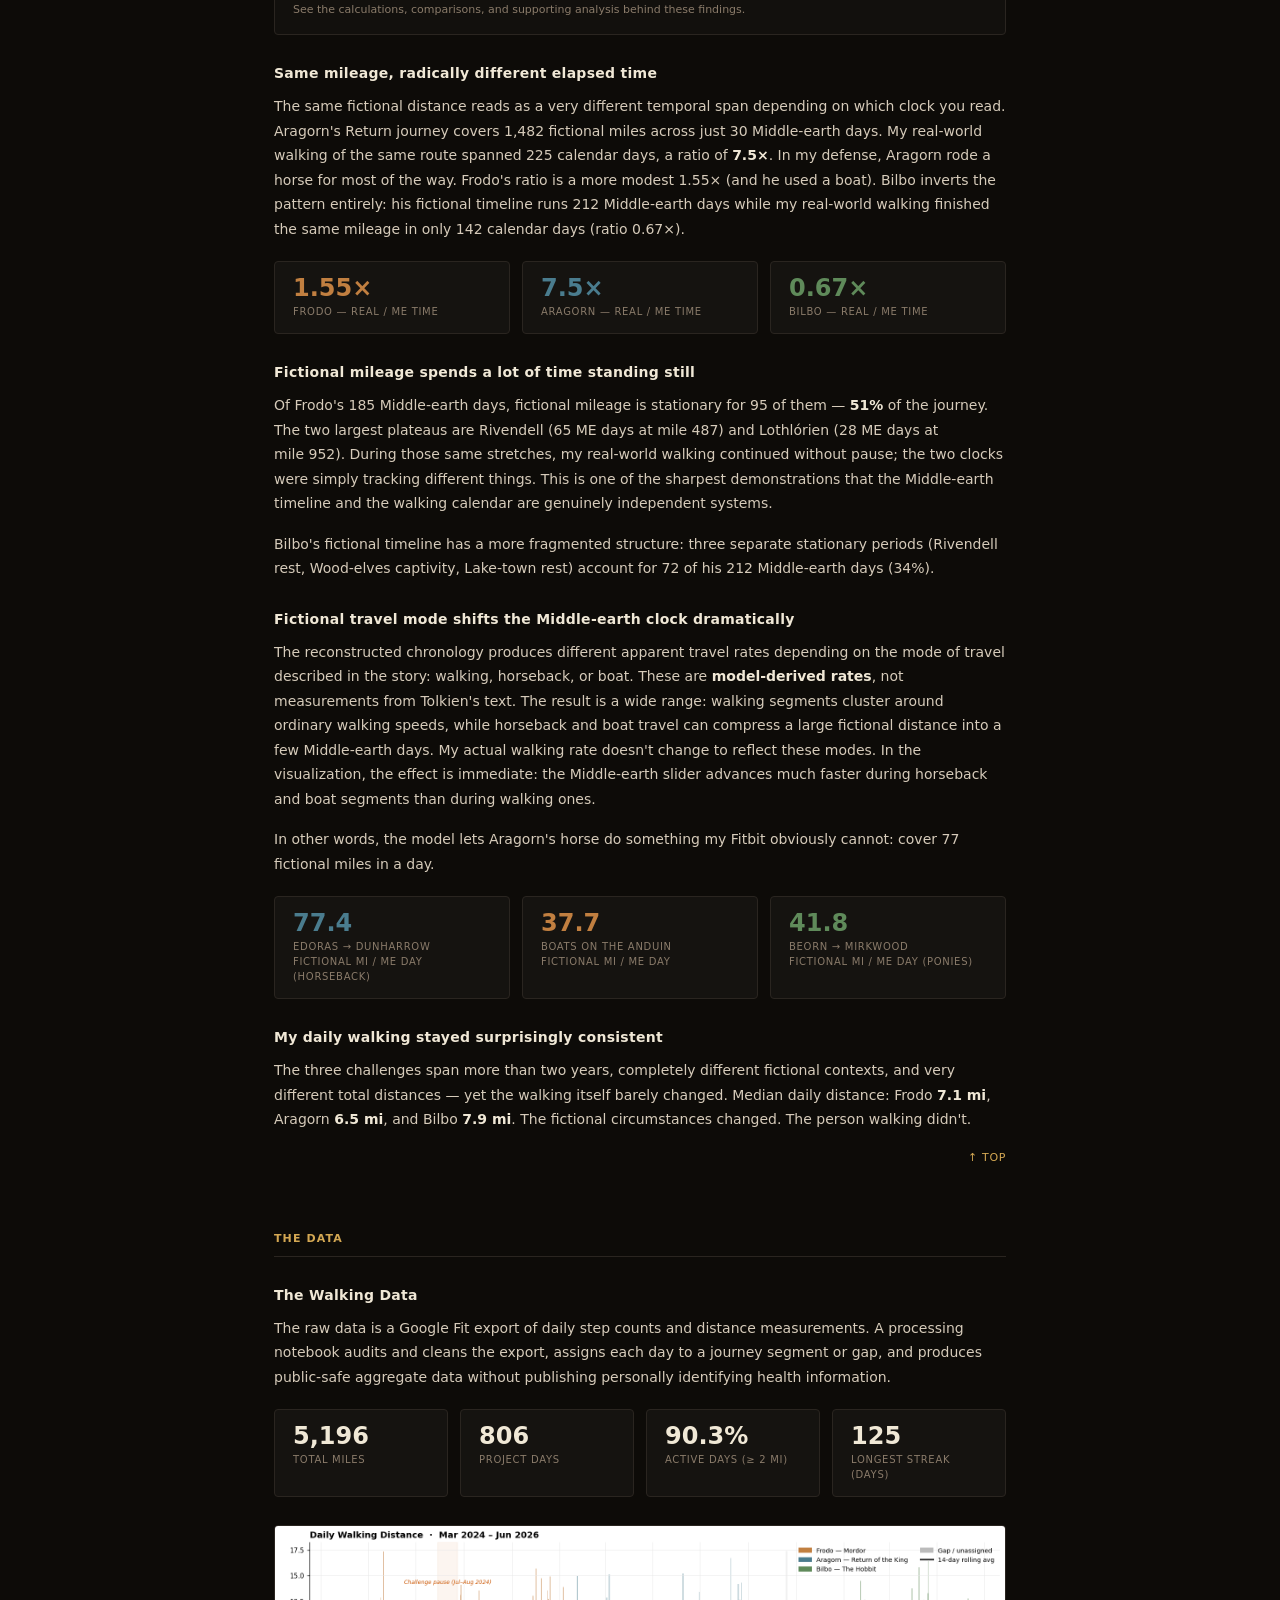
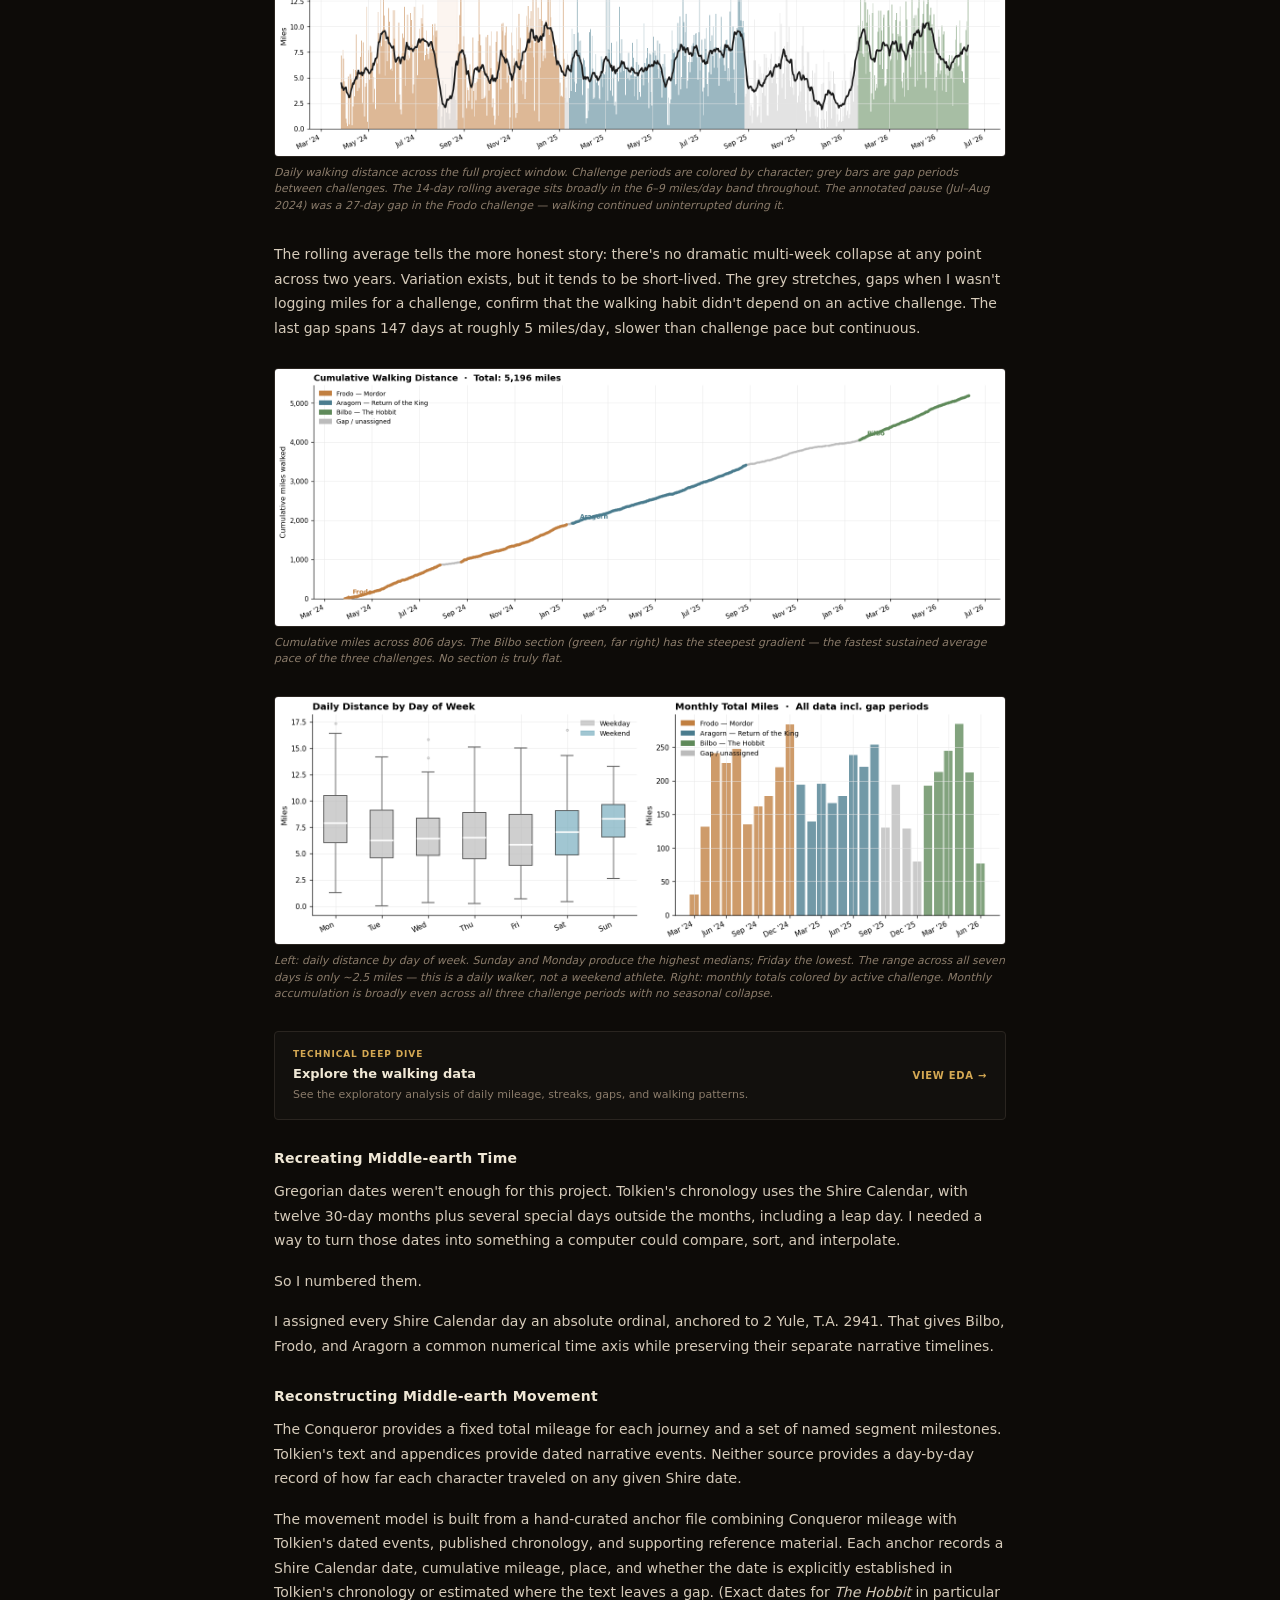
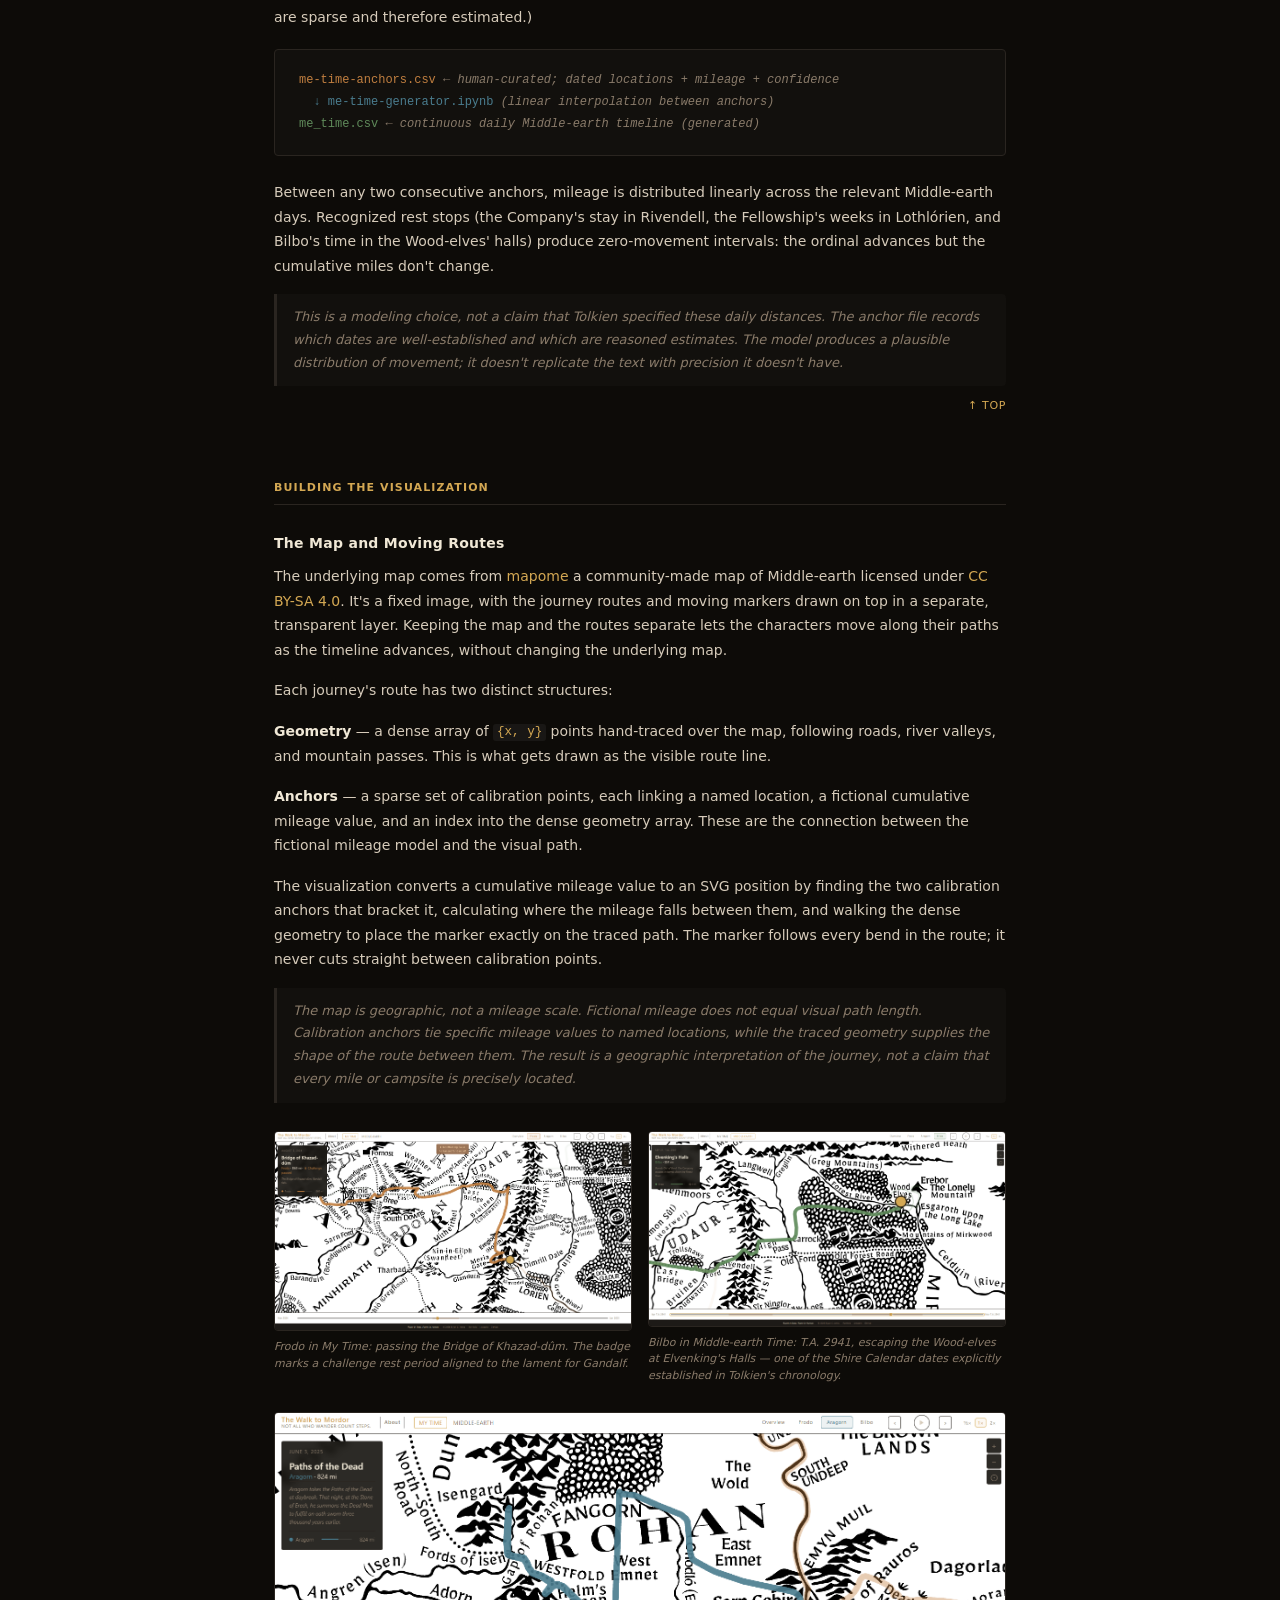
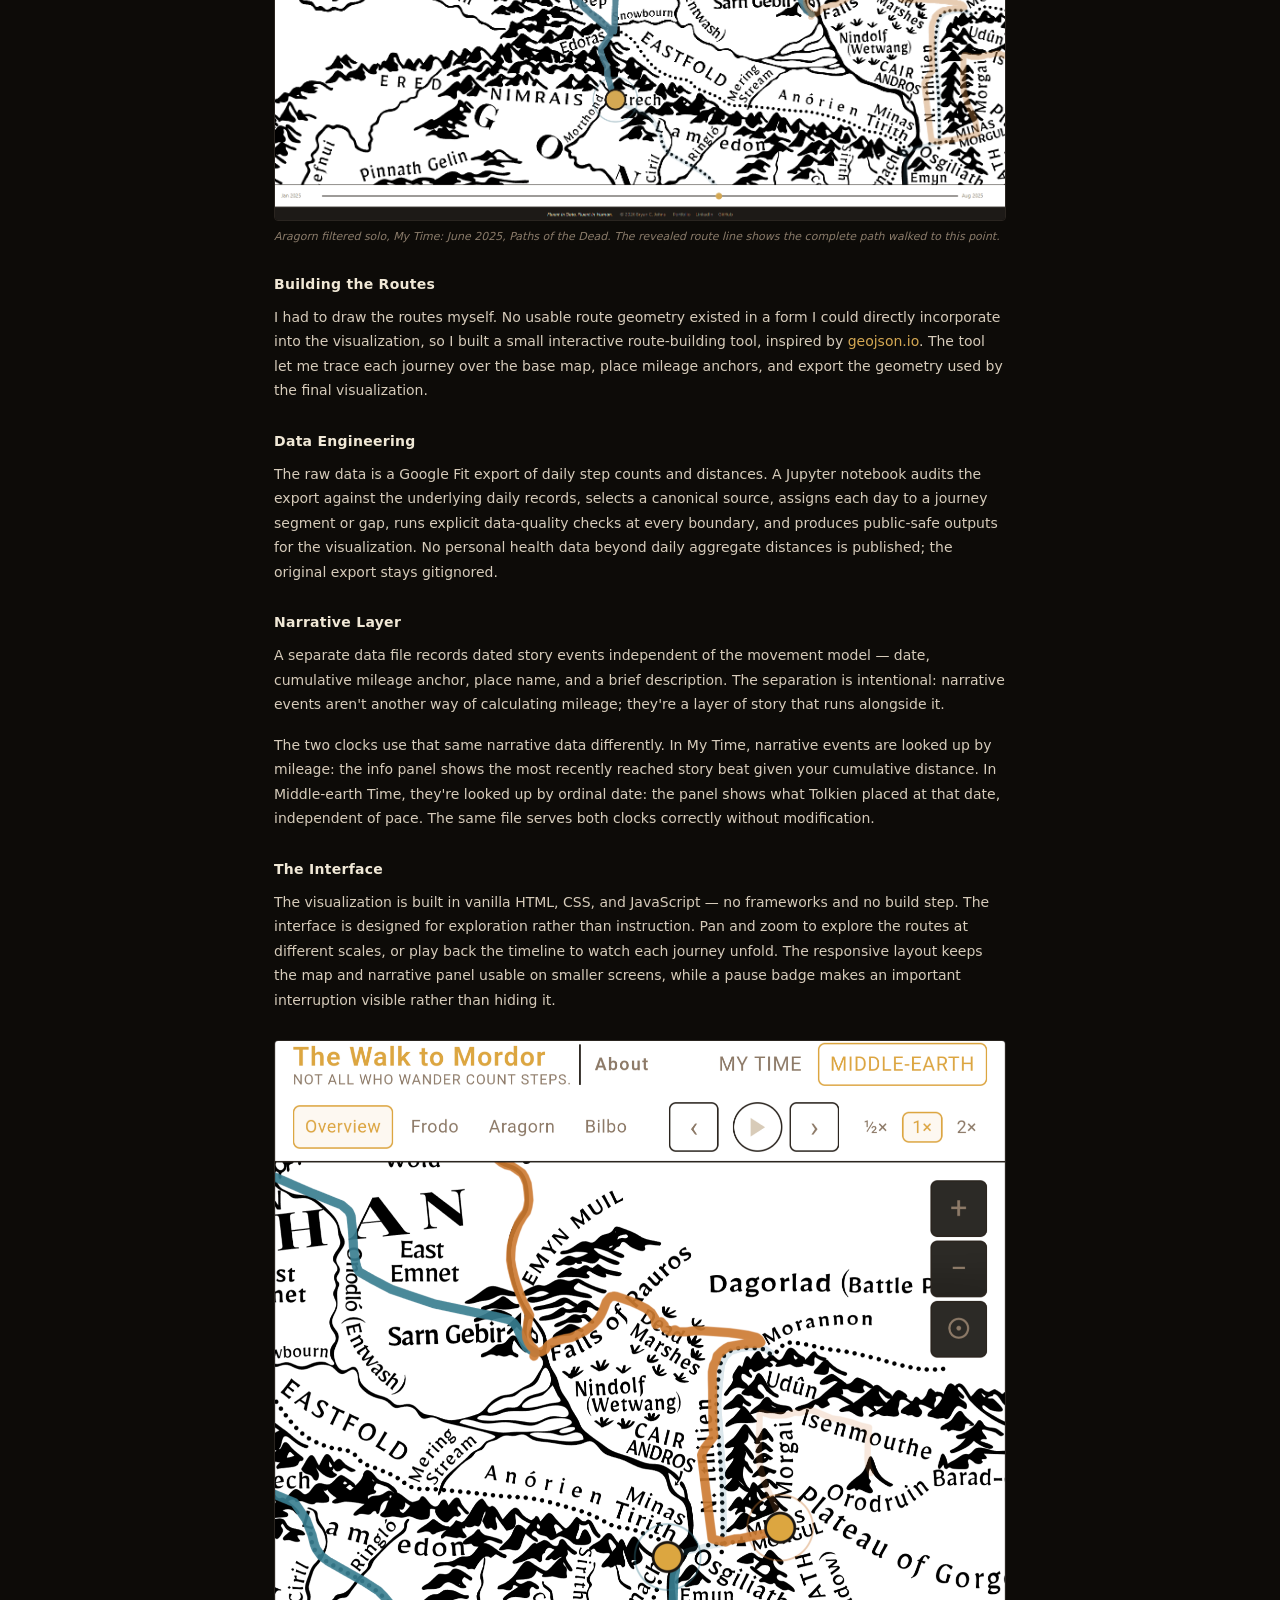
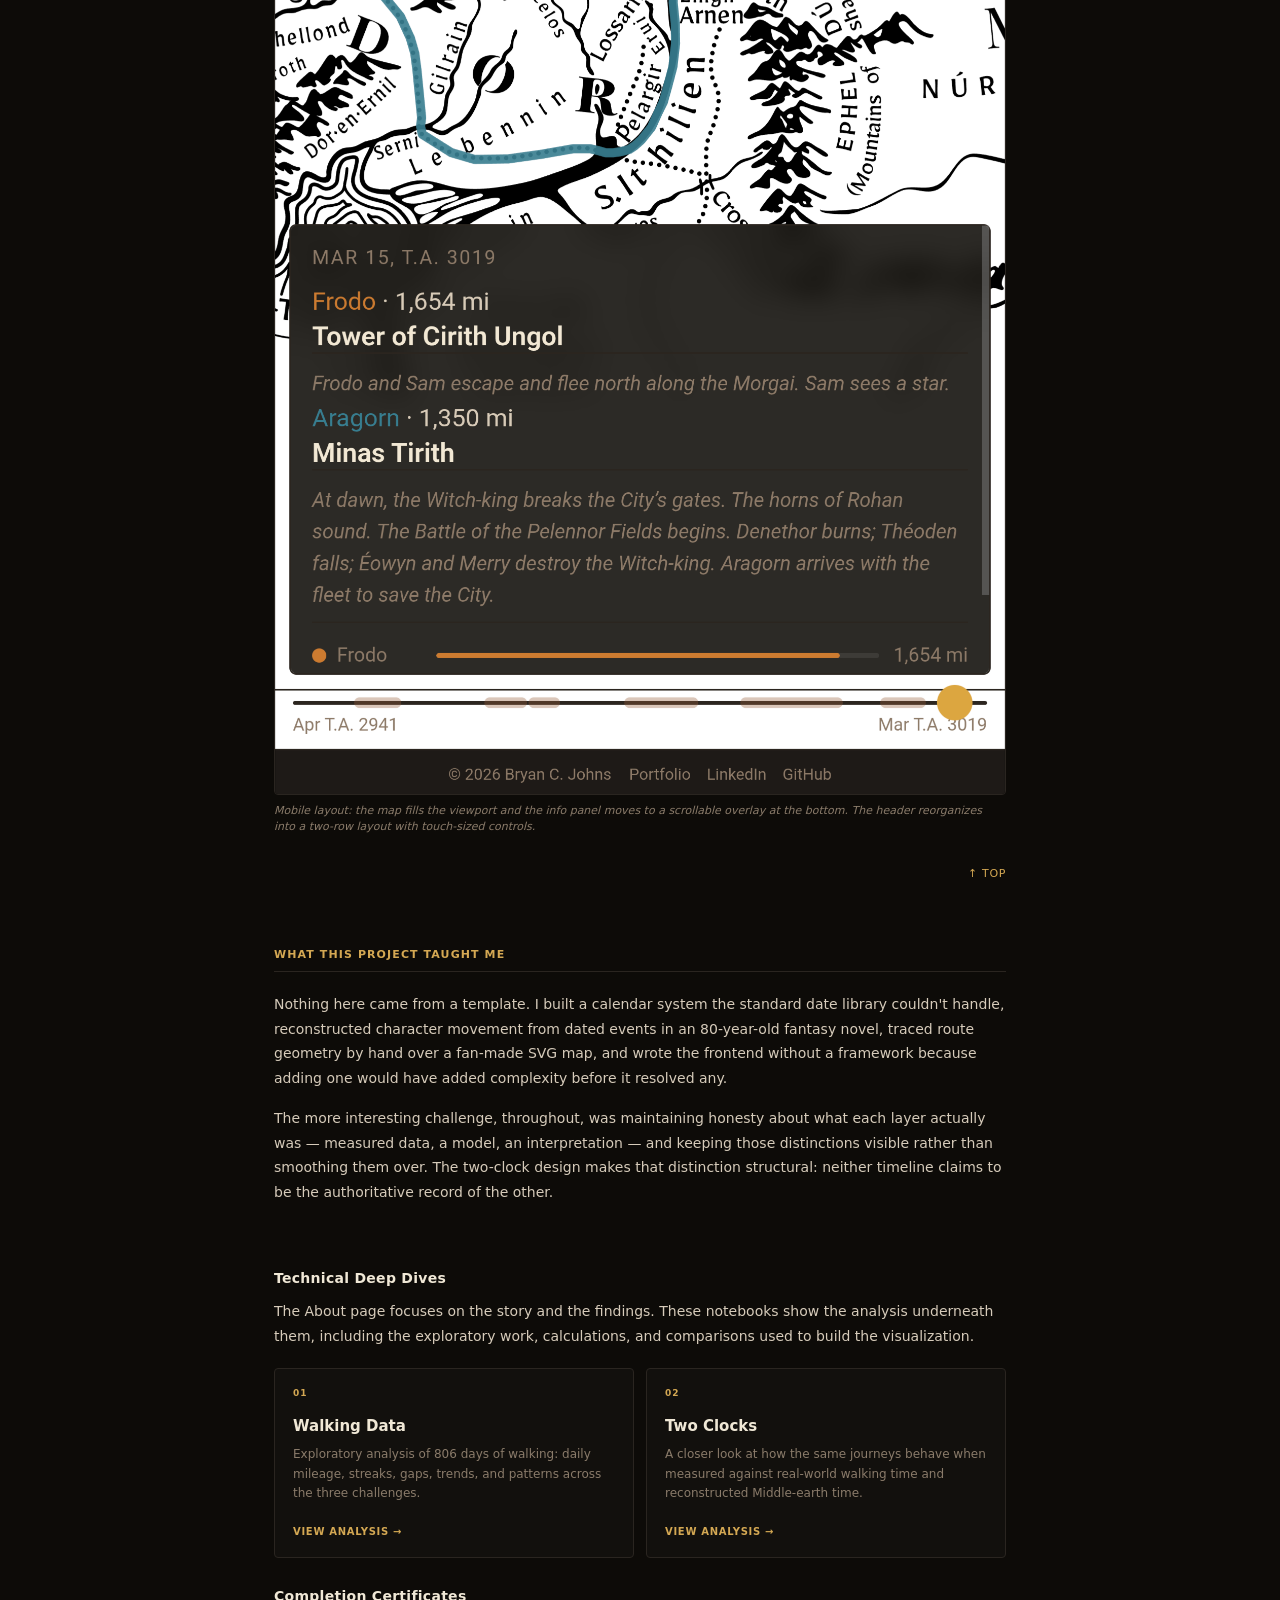
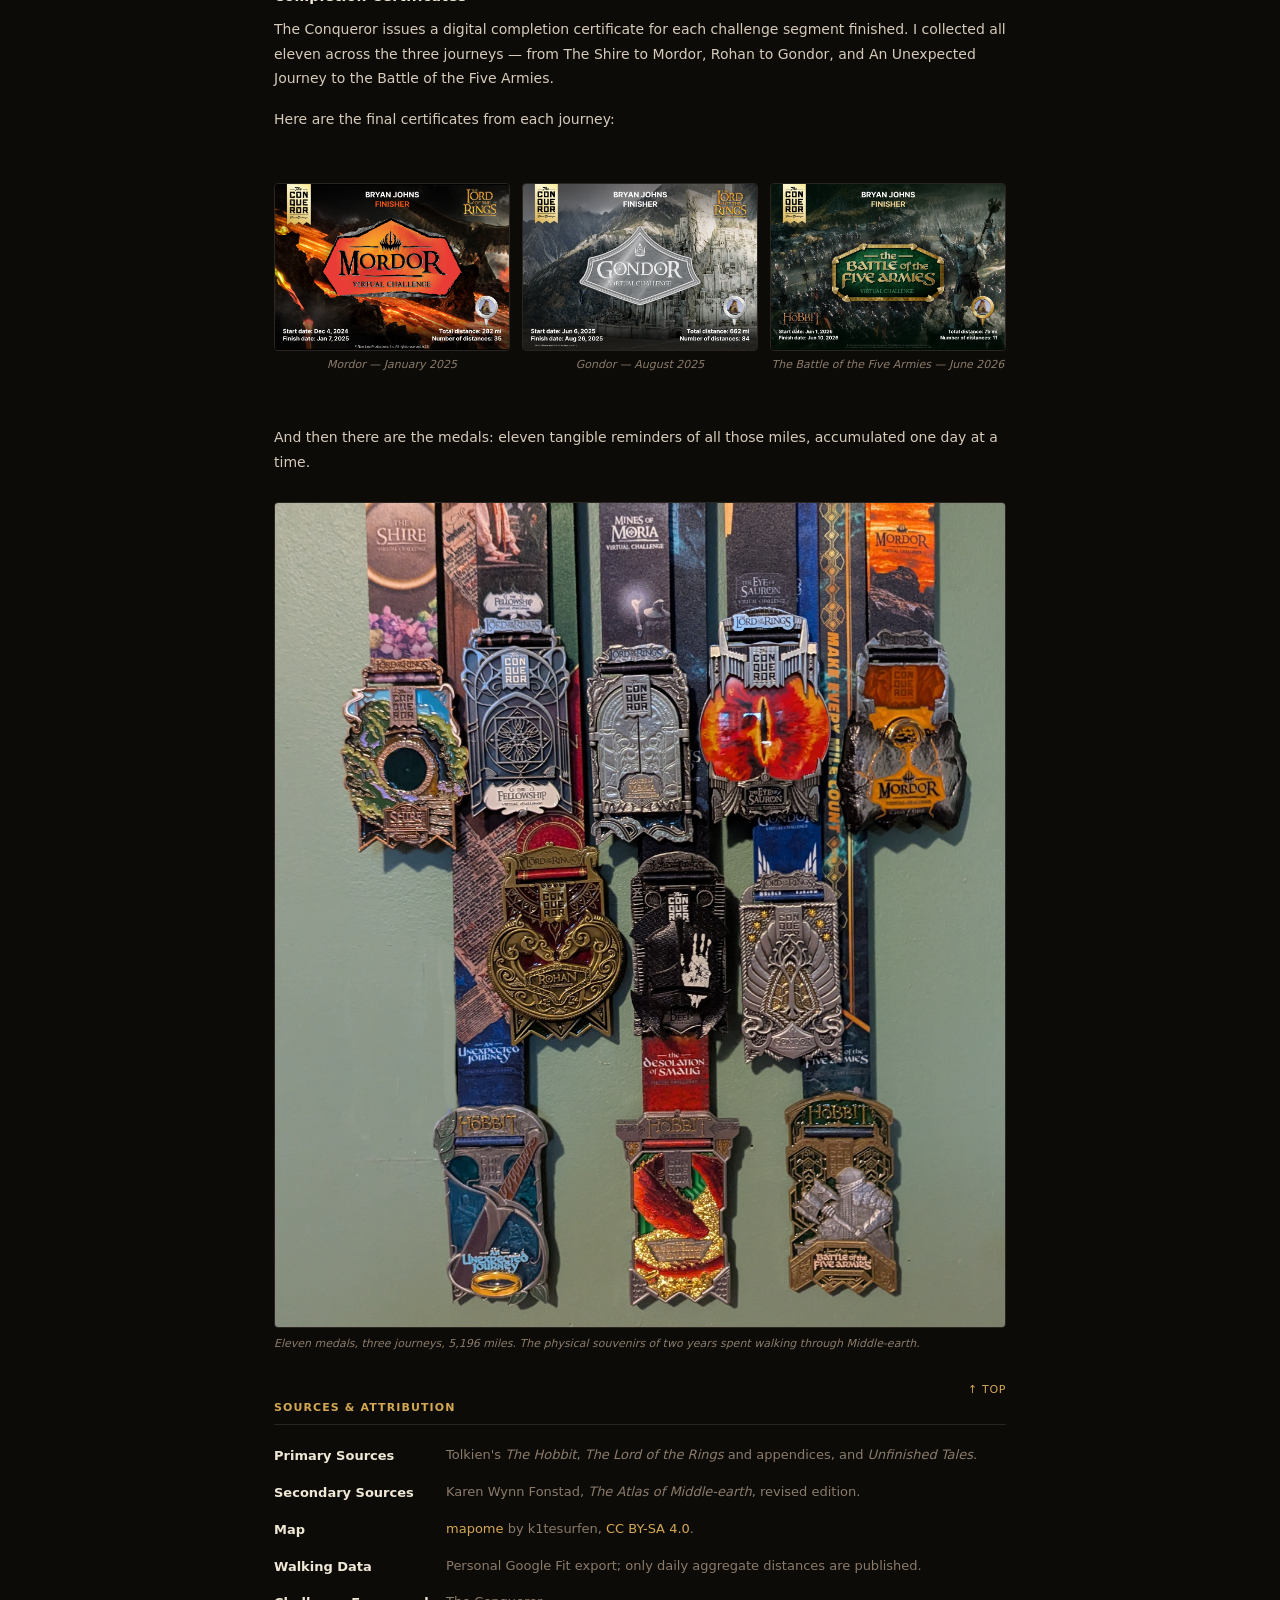
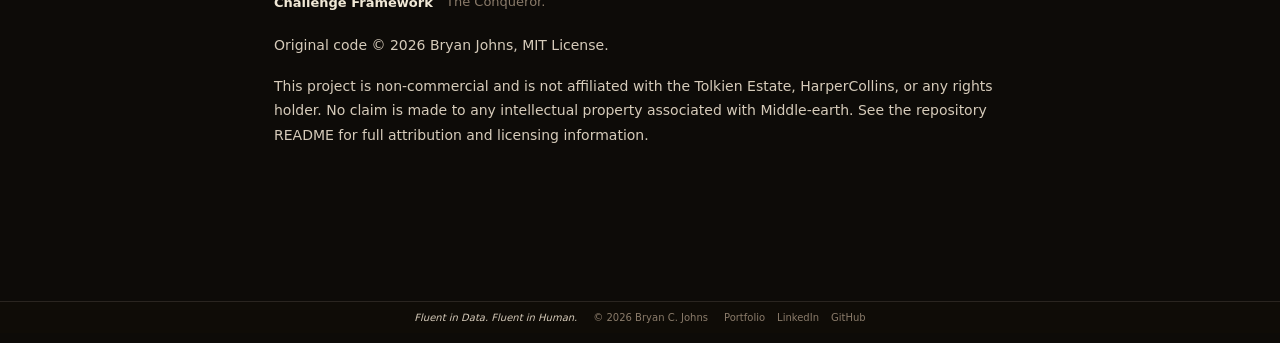
<file: docs/static/about.html>
<!doctype html>
<html lang="en">
  <head>
    <meta charset="utf-8" />
    <meta name="viewport" content="width=device-width, initial-scale=1" />
    <title>
      About — The Walk to Mordor | The Data, Modeling, and Design Behind the
      Journey
    </title>
    <meta content="Bryan C. Johns" name="author" />
    <meta
      name="description"
      content="How real-world walking data became an interactive Middle-earth journey — the data, modeling, maps, and design behind The Walk to Mordor."
    />

    <link rel="icon" type="image/x-icon" href="images/favicon.ico" />

    <!-- Open Graph -->
    <meta property="og:type" content="website" />
    <meta property="og:title" content="About — The Walk to Mordor" />
    <meta
      property="og:description"
      content="How real-world walking data became an interactive Middle-earth journey — the data, modeling, maps, and design behind The Walk to Mordor."
    />
    <meta
      property="og:image"
      content="https://johbry17.github.io/Walk-to-Mordor/static/images/masthead.png"
    />
    <meta property="og:image:width" content="1200" />
    <meta property="og:image:height" content="630" />
    <meta
      property="og:url"
      content="https://johbry17.github.io/Walk-to-Mordor/about.html"
    />

    <!-- Twitter / X -->
    <meta name="twitter:card" content="summary_large_image" />
    <meta name="twitter:title" content="About — The Walk to Mordor" />
    <meta
      name="twitter:description"
      content="How real-world walking data became an interactive Middle-earth journey — the data, modeling, maps, and design behind The Walk to Mordor."
    />
    <meta
      name="twitter:image"
      content="https://johbry17.github.io/Walk-to-Mordor/static/images/masthead.png"
    />

    <!-- Stylesheets -->
    <link rel="stylesheet" href="css/styles.css" />
    <link rel="stylesheet" href="css/about_styles.css" />
  </head>
  <body>
    <!-- ── Sticky header ─────────────────────────────────────────── -->
    <header class="about-header">
      <a class="about-header-title" href="index.html">The Walk to Mordor</a>
      <span class="about-header-sep">/</span>
      <span class="about-header-page">About</span>
      <a class="about-header-back" href="index.html">← Visualization</a>
    </header>

    <div id="top" class="about-body">
      <!-- ── Hero ────────────────────────────────────────────────── -->
      <section class="about-hero">
        <div class="about-hero-label">About This Project</div>
        <h1 class="about-hero-title">The Walk to Mordor</h1>
        <p class="about-hero-tagline">
          Three journeys. One walker. Two clocks.<br />
          <span class="about-hero-sub-tagline"
            >One hobbit nerd's real journey through fictional time.</span
          >
        </p>
        <p class="about-hero-intro">
          Between March 27, 2024 and June 10, 2026, I completed three virtual
          walking challenges through
          <a
            href="https://www.theconqueror.events/"
            target="_blank"
            rel="noopener"
            >The Conqueror</a
          >, following Tolkien's journeys: Frodo's slog to Mordor, Aragorn's
          return to the throne of Gondor, and Bilbo's journey to the Lonely
          Mountain. Google Fit tracked my mileage. This project maps those miles
          onto Middle-earth and lets you experience the journeys through two
          different timelines: <strong>when I actually walked</strong>, and
          <strong>when the characters did</strong>.
        </p>
        <br />
        <div class="callout note">
          <strong>The Conqueror:</strong> You give them money. They gamify your
          daily walks into a fictional journey and eventually mail you a shiny
          medal. <a href="#medals-preview" id="medals-link">I got eleven.</a>
        </div>
        <dialog id="medals-preview" class="medals-dialog">
          <button class="medals-close" aria-label="Close">&times;</button>
          <figure class="medals">
            <img
              src="images/medals.jpg"
              alt="Eleven completion medals from three virtual walking challenges through Middle-earth"
            />
            <figcaption>
              Eleven medals, three journeys, 4,465 miles, 628 (non-consecutive)
              days.
            </figcaption>
          </figure>
        </dialog>
        <br />
        <p class="about-hero-intro">
          I had two years of walking data, The Conqueror's mileposts, and
          Tolkien's chronology. I needed a way to make them work together on the
          same map. Tolkien didn't write "October 19, 6.7 miles," after all. I
          built a Shire Calendar, reconstructed the characters' timelines from
          dated events, and estimated daily movement between known landmarks. I
          also built a custom route-drawing tool to trace the journeys across
          Middle-earth and connect the miles to the story. At last, both clocks
          could share a map.
        </p>
        <br />
        <p class="about-hero-intro">
          The rest of this page explores how I built it, what the data revealed,
          and where I had to make judgment calls. I'll cover the technical
          details along the way, but you don't need to know Python, cartography,
          or the finer points of hobbit timekeeping to follow along.
        </p>
      </section>

      <!-- ── On this page ──────────────────────────────────────── -->
      <nav aria-label="On this page" class="page-toc">
        <p>On this page</p>
        <ul>
          <li><a href="#the-project">The Project</a></li>
          <li><a href="#two-clocks">Two Clocks</a></li>
          <li><a href="#the-data">The Data</a></li>
          <li>
            <a href="#building-the-visualization">Building the Visualization</a>
          </li>
          <li>
            <a href="#what-this-project-taught-me"
              >What This Project Taught Me</a
            >
          </li>
          <li><a href="#sources-attribution">Sources &amp; Attribution</a></li>
        </ul>
      </nav>

      <!-- ── The Project ────────────────────────────────────────── -->
      <section class="about-section" id="the-project">
        <h2>The Project</h2>

        <h3>What This Is</h3>
        <p>
          The Walk to Mordor is an interactive data-storytelling project built
          from 806 days of my real-world walking. I mapped that walking history
          onto three fictional journeys through Middle-earth and built two ways
          to experience it.
        </p>
        <p>
          <strong>My Time</strong> follows my actual walking calendar: when I
          walked more, the character moves farther.
          <strong>Middle-earth Time</strong> follows Tolkien's chronology
          instead, reconstructing where the characters would have been on each
          day of their journeys.
        </p>
        <p>
          The same map, routes, and story events serve both views. What changes
          is the clock.
        </p>

        <h3>Why I Built It</h3>
        <p>
          I'd been completing the Conqueror challenges partly because the
          framing appealed to me: your daily steps, accumulated, become
          something. Frodo reaches Weathertop. You get a shiny medal. It's a
          small thing, but there's something satisfying about tying ordinary
          movement to narrative.
        </p>
        <p>
          <em>The Lord of the Rings</em> also appeals to me as a metaphor for
          doing difficult things without knowing how they'll turn out. You don't
          have to know you'll succeed to take the next step. Sometimes you just
          have to keep going and leave room for luck, circumstance, and happy
          accidents to take you somewhere you couldn't have planned.
        </p>
        <p>
          I was already walking regularly; the challenges just gave me an extra
          reason to keep going, and I genuinely enjoyed seeing where I was along
          the route. Eventually, I had two years of walking data. Naturally, I
          wanted to see what was actually in it. How much did I walk? When did
          my pace change? How did the three journeys compare? And what would
          happen if I put all of that alongside Tolkien's story?
        </p>
        <p>I'm a data nerd. Of course I was gonna build something.</p>

        <h3>The Three Journeys</h3>
        <p>
          The three challenges were completed in the following order, with gaps
          between them.
        </p>

        <table class="journey-table">
          <thead>
            <tr>
              <th>Character</th>
              <th>Journey</th>
              <th>Walking Period</th>
              <th>Target</th>
              <th>Median Daily Miles</th>
              <th>Days Active</th>
            </tr>
          </thead>
          <tbody>
            <tr>
              <td class="char-frodo">Frodo</td>
              <td>The Walk to Mordor</td>
              <td class="num">Mar 2024 – Jan 2025</td>
              <td class="num">1,815 mi</td>
              <td class="num">7.1 mi/day</td>
              <td class="num">261</td>
            </tr>
            <tr>
              <td class="char-aragorn">Aragorn</td>
              <td>Return of the King</td>
              <td class="num">Jan 2025 – Aug 2025</td>
              <td class="num">1,482 mi</td>
              <td class="num">6.5 mi/day</td>
              <td class="num">225</td>
            </tr>
            <tr>
              <td class="char-bilbo">Bilbo</td>
              <td>The Hobbit</td>
              <td class="num">Jan 2026 – Jun 2026</td>
              <td class="num">1,100 mi</td>
              <td class="num">7.9 mi/day</td>
              <td class="num">142</td>
            </tr>
          </tbody>
        </table>

        <p>
          Across the full project window, including gap periods between
          challenges:
          <strong>5,196 miles walked over 806 days</strong>. Of those, I
          accumulated roughly <strong>4,465 miles over 628 days</strong> during
          the challenges — approximately the length of the Silk Road.
        </p>

        <p>
          Frodo and Aragorn's fictional journeys overlap: Aragorn's route begins
          at Parth Galen on the same day Frodo breaks from the Fellowship (T.A.
          3019, February 26). In Middle-earth Time, both characters are active
          simultaneously through the final weeks of the War of the Ring, right
          up to the destruction of the Ring on March 25, 3019. Bilbo's journey
          takes place in T.A. 2941, almost 80 years earlier, and runs
          independently.
        </p>
        <p class="back-to-top"><a href="#top">↑ Top</a></p>
      </section>

      <!-- ── Two Clocks ─────────────────────────────────────────── -->
      <section class="about-section" id="two-clocks">
        <h2>Two Clocks</h2>
        <p>
          The central design question:
          <strong
            >What happens when the same journey is measured by two different
            clocks?</strong
          >
        </p>
        <p><strong>My Time</strong> asks when I actually walked those miles.</p>
        <p>
          <strong>Middle-earth Time</strong> asks where the characters were in
          Tolkien's story on each day of their journey.
        </p>
        <p>
          Both clocks use the same map and routes. They simply answer different
          questions. The map and routes don't know which clock is running them.
        </p>

        <h3>My Time</h3>
        <p>
          The slider moves through real-world calendar dates: March 27, 2024 to
          June 10, 2026. Each day's actual walking distance determines how far
          the character advances on the fictional route. If I walked 12 miles
          that day, the marker moves 12 miles. If I walked 2 miles, it moves 2.
        </p>
        <p>
          This clock answers:
          <em
            >When did I actually walk, and what does that pace look like
            projected onto the map?</em
          >
          It shows the real shape of the walking history — the challenge pause,
          the inter-journey gaps, the faster and slower stretches.
        </p>

        <figure>
          <img
            src="images/map_start.png"
            alt="Default visualization view: All Time mode, Frodo departing Bag End on March 27, 2024"
          />
          <figcaption>
            My Time, Day 1: March 27, 2024. Frodo has just left Bag End. The
            info panel shows the date, cumulative miles, narrative location, and
            the most recently reached story event.
          </figcaption>
        </figure>

        <h3>Middle-earth Time</h3>
        <p>
          The slider moves through Shire Calendar dates: T.A. 2941 (Bilbo) and
          T.A. 3018–3019 (Frodo and Aragorn). Character position is
          reconstructed from Tolkien's dated events and locations, calibrated to
          the fixed route mileage supplied by The Conqueror. The route's total
          fictional mileage stays fixed; what changes is when that mileage is
          accumulated across Tolkien's dates rather than mine.
        </p>
        <p>
          This clock answers:
          <em
            >Where does this movement fall within the story's own
            chronology?</em
          >
          It lets you navigate through narrative beats — arriving at Rivendell,
          crossing the Bridge of Khazad-dûm, reaching Parth Galen — according to
          the story's Shire Calendar dates.
        </p>

        <figure>
          <img
            src="images/map_mordor.png"
            alt="Middle-earth Time showing Frodo and Aragorn simultaneously active near Mordor in T.A. 3019"
          />
          <figcaption>
            Middle-earth Time, late T.A. 3019: Frodo escaping the Tower of
            Cirith Ungol, Aragorn at the Battle of the Pelennor Fields. The info
            panel shows narrative events for the active journey; the Overview
            mode reveals both routes simultaneously.
          </figcaption>
        </figure>

        <!-- <h3>Different Questions, Different Shapes</h3> -->
        <p>
          <strong>The story events work differently under each clock.</strong>
          In My Time, an event appears when my accumulated walking reaches its
          mileage point. In Middle-earth Time, events appear according to their
          place in Tolkien's chronology.
        </p>

        <p>
          The two timelines don't simply display the same information on
          different dates. They produce different shapes of movement. My Time
          reflects the rhythm of my actual walking; Middle-earth Time reflects
          the rhythm of the story.
        </p>
        <figure>
          <img
            src="images/two_clocks.png"
            alt="Three line charts comparing cumulative walking distance over time in My Time and Middle-earth Time for Frodo, Aragorn, and Bilbo; My Time rises steadily while Middle-earth Time includes extended flat periods."
          />
          <figcaption>
            The same walking history produces different shapes under the two
            clocks: My Time shows the steady accumulation of real-world walking,
            while Middle-earth Time preserves the pauses and bursts of movement
            in the story.
          </figcaption>
        </figure>

        <div class="eda-link">
          <div class="eda-link-content">
            <span class="eda-link-label">Technical deep dive</span>
            <strong>Explore the two-clock analysis</strong>
            <span class="eda-link-desc">
              See the calculations, comparisons, and supporting analysis behind
              these findings.
            </span>
          </div>
          <a href="eda-two-clocks.html" class="eda-link-action"
            >View EDA&nbsp;→</a
          >
        </div>

        <h3>Same mileage, radically different elapsed time</h3>
        <p>
          The same fictional distance reads as a very different temporal span
          depending on which clock you read. Aragorn's Return journey covers
          1,482 fictional miles across just 30 Middle-earth days. My real-world
          walking of the same route spanned 225 calendar days, a ratio of
          <strong>7.5×</strong>. In my defense, Aragorn rode a horse for most of
          the way. Frodo's ratio is a more modest 1.55× (and he used a boat).
          Bilbo inverts the pattern entirely: his fictional timeline runs 212
          Middle-earth days while my real-world walking finished the same
          mileage in only 142 calendar days (ratio 0.67×).
        </p>

        <div class="stat-row">
          <div class="stat-card">
            <div class="stat-card-value" style="color: var(--frodo)">1.55×</div>
            <div class="stat-card-label">Frodo — Real / ME time</div>
          </div>
          <div class="stat-card">
            <div class="stat-card-value" style="color: var(--aragorn)">
              7.5×
            </div>
            <div class="stat-card-label">Aragorn — Real / ME time</div>
          </div>
          <div class="stat-card">
            <div class="stat-card-value" style="color: var(--bilbo)">0.67×</div>
            <div class="stat-card-label">Bilbo — Real / ME time</div>
          </div>
        </div>

        <h3>Fictional mileage spends a lot of time standing still</h3>
        <p>
          Of Frodo's 185 Middle-earth days, fictional mileage is stationary for
          95 of them — <strong>51%</strong> of the journey. The two largest
          plateaus are Rivendell (65 ME days at mile&nbsp;487) and Lothlórien
          (28 ME days at mile&nbsp;952). During those same stretches, my
          real-world walking continued without pause; the two clocks were simply
          tracking different things. This is one of the sharpest demonstrations
          that the Middle-earth timeline and the walking calendar are genuinely
          independent systems.
        </p>
        <p>
          Bilbo's fictional timeline has a more fragmented structure: three
          separate stationary periods (Rivendell rest, Wood-elves captivity,
          Lake-town rest) account for 72 of his 212 Middle-earth days (34%).
        </p>

        <h3>
          Fictional travel mode shifts the Middle-earth clock dramatically
        </h3>
        <p>
          The reconstructed chronology produces different apparent travel rates
          depending on the mode of travel described in the story: walking,
          horseback, or boat. These are <strong>model-derived rates</strong>,
          not measurements from Tolkien's text. The result is a wide range:
          walking segments cluster around ordinary walking speeds, while
          horseback and boat travel can compress a large fictional distance into
          a few Middle-earth days. My actual walking rate doesn't change to
          reflect these modes. In the visualization, the effect is immediate:
          the Middle-earth slider advances much faster during horseback and boat
          segments than during walking ones.
        </p>
        <p>
          In other words, the model lets Aragorn's horse do something my Fitbit
          obviously cannot: cover 77 fictional miles in a day.
        </p>
        <div class="stat-row">
          <div class="stat-card">
            <div class="stat-card-value" style="color: var(--aragorn)">
              77.4
            </div>
            <div class="stat-card-label">
              Edoras → Dunharrow<br />fictional mi / ME day (horseback)
            </div>
          </div>
          <div class="stat-card">
            <div class="stat-card-value" style="color: var(--frodo)">37.7</div>
            <div class="stat-card-label">
              Boats on the Anduin<br />fictional mi / ME day
            </div>
          </div>
          <div class="stat-card">
            <div class="stat-card-value" style="color: var(--bilbo)">41.8</div>
            <div class="stat-card-label">
              Beorn → Mirkwood<br />fictional mi / ME day (ponies)
            </div>
          </div>
        </div>

        <h3>My daily walking stayed surprisingly consistent</h3>
        <p>
          The three challenges span more than two years, completely different
          fictional contexts, and very different total distances — yet the
          walking itself barely changed. Median daily distance: Frodo
          <strong>7.1 mi</strong>, Aragorn <strong>6.5 mi</strong>, and Bilbo
          <strong>7.9 mi</strong>. The fictional circumstances changed. The
          person walking didn't.
        </p>
        <p class="back-to-top"><a href="#top">↑ Top</a></p>
      </section>

      <!-- ── The Data ───────────────────────────────────────────── -->
      <section class="about-section" id="the-data">
        <h2>The Data</h2>

        <h3>The Walking Data</h3>
        <p>
          The raw data is a Google Fit export of daily step counts and distance
          measurements. A processing notebook audits and cleans the export,
          assigns each day to a journey segment or gap, and produces public-safe
          aggregate data without publishing personally identifying health
          information.
        </p>

        <div class="stat-row">
          <div class="stat-card">
            <div class="stat-card-value">5,196</div>
            <div class="stat-card-label">Total miles</div>
          </div>
          <div class="stat-card">
            <div class="stat-card-value">806</div>
            <div class="stat-card-label">Project days</div>
          </div>
          <div class="stat-card">
            <div class="stat-card-value">90.3%</div>
            <div class="stat-card-label">Active days (≥ 2 mi)</div>
          </div>
          <div class="stat-card">
            <div class="stat-card-value">125</div>
            <div class="stat-card-label">Longest streak (days)</div>
          </div>
        </div>

        <figure>
          <img
            src="images/daily_walking_plot.png"
            alt="Daily walking distance bar chart, March 2024 – June 2026, colored by journey with 14-day rolling average"
          />
          <figcaption>
            Daily walking distance across the full project window. Challenge
            periods are colored by character; grey bars are gap periods between
            challenges. The 14-day rolling average sits broadly in the 6–9
            miles/day band throughout. The annotated pause (Jul–Aug 2024) was a
            27-day gap in the Frodo challenge — walking continued uninterrupted
            during it.
          </figcaption>
        </figure>

        <p>
          The rolling average tells the more honest story: there's no dramatic
          multi-week collapse at any point across two years. Variation exists,
          but it tends to be short-lived. The grey stretches, gaps when I wasn't
          logging miles for a challenge, confirm that the walking habit didn't
          depend on an active challenge. The last gap spans 147 days at roughly
          5 miles/day, slower than challenge pace but continuous.
        </p>

        <figure>
          <img
            src="images/cumulative_walking.png"
            alt="Cumulative walking distance chart reaching 5,196 miles"
          />
          <figcaption>
            Cumulative miles across 806 days. The Bilbo section (green, far
            right) has the steepest gradient — the fastest sustained average
            pace of the three challenges. No section is truly flat.
          </figcaption>
        </figure>

        <figure>
          <img
            src="images/walking_temporal_by_day_month.png"
            alt="Daily distance by day of week and monthly totals"
          />
          <figcaption>
            Left: daily distance by day of week. Sunday and Monday produce the
            highest medians; Friday the lowest. The range across all seven days
            is only ~2.5 miles — this is a daily walker, not a weekend athlete.
            Right: monthly totals colored by active challenge. Monthly
            accumulation is broadly even across all three challenge periods with
            no seasonal collapse.
          </figcaption>
        </figure>

        <div class="eda-link">
          <div class="eda-link-content">
            <span class="eda-link-label">Technical deep dive</span>
            <strong>Explore the walking data</strong>
            <span class="eda-link-desc">
              See the exploratory analysis of daily mileage, streaks, gaps, and
              walking patterns.
            </span>
          </div>
          <a href="eda-walking-data.html" class="eda-link-action"
            >View EDA&nbsp;→</a
          >
        </div>

        <h3>Recreating Middle-earth Time</h3>
        <p>
          Gregorian dates weren't enough for this project. Tolkien's chronology
          uses the Shire Calendar, with twelve 30-day months plus several
          special days outside the months, including a leap day. I needed a way
          to turn those dates into something a computer could compare, sort, and
          interpolate.
        </p>
        <p>So I numbered them.</p>
        <p>
          I assigned every Shire Calendar day an absolute ordinal, anchored to 2
          Yule, T.A. 2941. That gives Bilbo, Frodo, and Aragorn a common
          numerical time axis while preserving their separate narrative
          timelines.
        </p>

        <h3>Reconstructing Middle-earth Movement</h3>
        <p>
          The Conqueror provides a fixed total mileage for each journey and a
          set of named segment milestones. Tolkien's text and appendices provide
          dated narrative events. Neither source provides a day-by-day record of
          how far each character traveled on any given Shire date.
        </p>
        <p>
          The movement model is built from a hand-curated anchor file combining
          Conqueror mileage with Tolkien's dated events, published chronology,
          and supporting reference material. Each anchor records a Shire
          Calendar date, cumulative mileage, place, and whether the date is
          explicitly established in Tolkien's chronology or estimated where the
          text leaves a gap. (Exact dates for
          <em>The Hobbit</em> in particular are sparse and therefore estimated.)
        </p>

        <div class="data-flow">
          <span class="file">me-time-anchors.csv</span>
          <span class="note"
            >← human-curated; dated locations + mileage + confidence</span
          ><br />
          &nbsp;&nbsp;<span class="arrow">↓ me-time-generator.ipynb </span>
          <span class="note">(linear interpolation between anchors)</span><br />
          <span class="generated">me_time.csv</span>
          <span class="note"
            >← continuous daily Middle-earth timeline (generated)</span
          >
        </div>

        <p>
          Between any two consecutive anchors, mileage is distributed linearly
          across the relevant Middle-earth days. Recognized rest stops (the
          Company's stay in Rivendell, the Fellowship's weeks in Lothlórien, and
          Bilbo's time in the Wood-elves' halls) produce zero-movement
          intervals: the ordinal advances but the cumulative miles don't change.
        </p>

        <div class="callout">
          <p>
            This is a modeling choice, not a claim that Tolkien specified these
            daily distances. The anchor file records which dates are
            well-established and which are reasoned estimates. The model
            produces a plausible distribution of movement; it doesn't replicate
            the text with precision it doesn't have.
          </p>
        </div>
        <p class="back-to-top"><a href="#top">↑ Top</a></p>
      </section>

      <!-- ── Building the Visualization ────────────────────────── -->
      <section class="about-section" id="building-the-visualization">
        <h2>Building the Visualization</h2>

        <h3>The Map and Moving Routes</h3>
        <p>
          The underlying map comes from
          <a
            href="https://github.com/k1tesurfen/mapome"
            target="_blank"
            rel="noopener"
            >mapome</a
          >
          a community-made map of Middle-earth licensed under
          <a
            href="https://creativecommons.org/licenses/by-sa/4.0/"
            target="_blank"
            rel="noopener"
            >CC BY-SA 4.0</a
          >. It's a fixed image, with the journey routes and moving markers
          drawn on top in a separate, transparent layer. Keeping the map and the
          routes separate lets the characters move along their paths as the
          timeline advances, without changing the underlying map.
        </p>

        <p>Each journey's route has two distinct structures:</p>
        <p>
          <strong>Geometry</strong> — a dense array of
          <code>{x, y}</code> points hand-traced over the map, following roads,
          river valleys, and mountain passes. This is what gets drawn as the
          visible route line.
        </p>
        <p>
          <strong>Anchors</strong> — a sparse set of calibration points, each
          linking a named location, a fictional cumulative mileage value, and an
          index into the dense geometry array. These are the connection between
          the fictional mileage model and the visual path.
        </p>
        <p>
          The visualization converts a cumulative mileage value to an SVG
          position by finding the two calibration anchors that bracket it,
          calculating where the mileage falls between them, and walking the
          dense geometry to place the marker exactly on the traced path. The
          marker follows every bend in the route; it never cuts straight between
          calibration points.
        </p>

        <div class="callout">
          <p>
            The map is geographic, not a mileage scale. Fictional mileage does
            not equal visual path length. Calibration anchors tie specific
            mileage values to named locations, while the traced geometry
            supplies the shape of the route between them. The result is a
            geographic interpretation of the journey, not a claim that every
            mile or campsite is precisely located.
          </p>
        </div>

        <div class="figure-row">
          <figure>
            <img
              src="images/map_moria.png"
              alt="Frodo's route in My Time, Bridge of Khazad-dûm region"
            />
            <figcaption>
              Frodo in My Time: passing the Bridge of Khazad-dûm. The badge
              marks a challenge rest period aligned to the lament for Gandalf.
            </figcaption>
          </figure>
          <figure>
            <img
              src="images/map_hobbit.png"
              alt="Bilbo's route in Middle-earth Time, Mirkwood region"
            />
            <figcaption>
              Bilbo in Middle-earth Time: T.A. 2941, escaping the Wood-elves at
              Elvenking's Halls — one of the Shire Calendar dates explicitly
              established in Tolkien's chronology.
            </figcaption>
          </figure>
        </div>

        <figure>
          <img
            src="images/map_rohan.png"
            alt="Aragorn solo view, Rohan and Gondor region, Paths of the Dead"
          />
          <figcaption>
            Aragorn filtered solo, My Time: June 2025, Paths of the Dead. The
            revealed route line shows the complete path walked to this point.
          </figcaption>
        </figure>

        <h3>Building the Routes</h3>
        <p>
          I had to draw the routes myself. No usable route geometry existed in a
          form I could directly incorporate into the visualization, so I built a
          small interactive route-building tool, inspired by
          <a href="https://geojson.io" target="_blank" rel="noopener noreferrer"
            >geojson.io</a
          >. The tool let me trace each journey over the base map, place mileage
          anchors, and export the geometry used by the final visualization.
        </p>

        <h3>Data Engineering</h3>
        <p>
          The raw data is a Google Fit export of daily step counts and
          distances. A Jupyter notebook audits the export against the underlying
          daily records, selects a canonical source, assigns each day to a
          journey segment or gap, runs explicit data-quality checks at every
          boundary, and produces public-safe outputs for the visualization. No
          personal health data beyond daily aggregate distances is published;
          the original export stays gitignored.
        </p>

        <h3>Narrative Layer</h3>
        <p>
          A separate data file records dated story events independent of the
          movement model — date, cumulative mileage anchor, place name, and a
          brief description. The separation is intentional: narrative events
          aren't another way of calculating mileage; they're a layer of story
          that runs alongside it.
        </p>
        <p>
          The two clocks use that same narrative data differently. In My Time,
          narrative events are looked up by mileage: the info panel shows the
          most recently reached story beat given your cumulative distance. In
          Middle-earth Time, they're looked up by ordinal date: the panel shows
          what Tolkien placed at that date, independent of pace. The same file
          serves both clocks correctly without modification.
        </p>

        <h3>The Interface</h3>
        <p>
          The visualization is built in vanilla HTML, CSS, and JavaScript — no
          frameworks and no build step. The interface is designed for
          exploration rather than instruction. Pan and zoom to explore the
          routes at different scales, or play back the timeline to watch each
          journey unfold. The responsive layout keeps the map and narrative
          panel usable on smaller screens, while a pause badge makes an
          important interruption visible rather than hiding it.
        </p>

        <figure>
          <img
            src="images/map_mobile.png"
            alt="Mobile layout with info panel below the map"
          />
          <figcaption>
            Mobile layout: the map fills the viewport and the info panel moves
            to a scrollable overlay at the bottom. The header reorganizes into a
            two-row layout with touch-sized controls.
          </figcaption>
        </figure>
        <p class="back-to-top"><a href="#top">↑ Top</a></p>
      </section>

      <!-- ── What This Project Taught Me ──────────────────────── -->
      <section class="about-section" id="what-this-project-taught-me">
        <h2>What This Project Taught Me</h2>
        <p>
          Nothing here came from a template. I built a calendar system the
          standard date library couldn't handle, reconstructed character
          movement from dated events in an 80-year-old fantasy novel, traced
          route geometry by hand over a fan-made SVG map, and wrote the frontend
          without a framework because adding one would have added complexity
          before it resolved any.
        </p>
        <p>
          The more interesting challenge, throughout, was maintaining honesty
          about what each layer actually was — measured data, a model, an
          interpretation — and keeping those distinctions visible rather than
          smoothing them over. The two-clock design makes that distinction
          structural: neither timeline claims to be the authoritative record of
          the other.
        </p>
      </section>

      <!-- ── Technical Deep Dives ─────────────────────────────── -->
      <section class="technical-deep-dive">
        <h3>Technical Deep Dives</h3>

        <p>
          The About page focuses on the story and the findings. These notebooks
          show the analysis underneath them, including the exploratory work,
          calculations, and comparisons used to build the visualization.
        </p>

        <div class="deep-dive-grid">
          <a href="eda-walking-data.html" class="deep-dive-card">
            <span class="deep-dive-number">01</span>
            <span class="deep-dive-title">Walking Data</span>
            <span class="deep-dive-desc">
              Exploratory analysis of 806 days of walking: daily mileage,
              streaks, gaps, trends, and patterns across the three challenges.
            </span>
            <span class="deep-dive-arrow">View analysis&nbsp;→</span>
          </a>

          <a href="eda-two-clocks.html" class="deep-dive-card">
            <span class="deep-dive-number">02</span>
            <span class="deep-dive-title">Two Clocks</span>
            <span class="deep-dive-desc">
              A closer look at how the same journeys behave when measured
              against real-world walking time and reconstructed Middle-earth
              time.
            </span>
            <span class="deep-dive-arrow">View analysis&nbsp;→</span>
          </a>
        </div>

        <h3>Completion Certificates</h3>
        <p>
          The Conqueror issues a digital completion certificate for each
          challenge segment finished. I collected all eleven across the three
          journeys — from The Shire to Mordor, Rohan to Gondor, and An
          Unexpected Journey to the Battle of the Five Armies.
        </p>
        <p>Here are the final certificates from each journey:</p>

        <div class="cert-row">
          <figure class="cert-item">
            <img
              src="images/mordorPrintCertificate.png"
              alt="The Conqueror completion certificate — Mordor segment"
            />
            <figcaption>Mordor — January 2025</figcaption>
          </figure>
          <figure class="cert-item">
            <img
              src="images/gondorlongPrintCertificate.png"
              alt="The Conqueror completion certificate — Gondor segment"
            />
            <figcaption>Gondor — August 2025</figcaption>
          </figure>
          <figure class="cert-item">
            <img
              src="images/fivearmiesPrintCertificate.png"
              alt="The Conqueror completion certificate — Battle of the Five Armies segment"
            />
            <figcaption>The Battle of the Five Armies — June 2026</figcaption>
          </figure>
        </div>

        <p>
          And then there are the medals: eleven tangible reminders of all those
          miles, accumulated one day at a time.
        </p>

        <figure class="medals">
          <img
            src="images/medals.jpg"
            alt="Eleven completion medals from three virtual walking challenges through Middle-earth"
          />
          <figcaption>
            Eleven medals, three journeys, 5,196 miles. The physical souvenirs
            of two years spent walking through Middle-earth.
          </figcaption>
        </figure>
        <p class="back-to-top"><a href="#top">↑ Top</a></p>
      </section>

      <!-- ── Sources and Attribution ─────────────────────────────── -->
      <section class="about-section" id="sources-attribution">
        <h2>Sources &amp; Attribution</h2>

        <div class="attr-list">
          <div class="attr-item">
            <div class="attr-source">Primary Sources</div>
            <div class="attr-desc">
              Tolkien's <em>The Hobbit</em>, <em>The Lord of the Rings</em> and
              appendices, and <em>Unfinished Tales</em>.
            </div>
          </div>
          <div class="attr-item">
            <div class="attr-source">Secondary Sources</div>
            <div class="attr-desc">
              Karen Wynn Fonstad, <em>The Atlas of Middle-earth</em>, revised
              edition.
            </div>
          </div>
          <div class="attr-item">
            <div class="attr-source">Map</div>
            <div class="attr-desc">
              <a
                href="https://github.com/k1tesurfen/mapome"
                target="_blank"
                rel="noopener"
                >mapome</a
              >
              by k1tesurfen,
              <a
                href="https://creativecommons.org/licenses/by-sa/4.0/"
                target="_blank"
                rel="noopener"
                >CC BY-SA 4.0</a
              >.
            </div>
          </div>
          <div class="attr-item">
            <div class="attr-source">Walking Data</div>
            <div class="attr-desc">
              Personal Google Fit export; only daily aggregate distances are
              published.
            </div>
          </div>
          <div class="attr-item">
            <div class="attr-source">Challenge Framework</div>
            <div class="attr-desc">The Conqueror.</div>
          </div>
        </div>
        <p>Original code © 2026 Bryan Johns, MIT License.</p>
        <p>
          This project is non-commercial and is not affiliated with the Tolkien
          Estate, HarperCollins, or any rights holder. No claim is made to any
          intellectual property associated with Middle-earth. See the repository
          README for full attribution and licensing information.
        </p>
      </section>
    </div>
    <!-- /.about-body -->

    <!-- ── Footer matching main site ─────────────────────────────── -->
    <footer class="site-footer" role="contentinfo" style="margin: 10px 0">
      <span class="footer-tagline">Fluent in Data. Fluent in Human.</span>

      <span class="footer-owner">
        &copy; <span id="copyright-year">2026</span>
        Bryan C. Johns
      </span>

      <nav class="footer-links" aria-label="External links">
        <a
          href="https://informedwanderer.com/"
          target="_blank"
          rel="noopener noreferrer"
          class="portfolio-link"
          >Portfolio</a
        >
        <a
          href="https://www.linkedin.com/in/b-johns/"
          target="_blank"
          rel="noopener noreferrer"
          class="linkedin-link"
          >LinkedIn</a
        >
        <a
          href="https://github.com/johbry17/walk-to-mordor"
          target="_blank"
          rel="noopener noreferrer"
          class="github-link"
          >GitHub</a
        >
      </nav>
    </footer>

    <script>
      const yr = document.getElementById("copyright-year");
      if (yr) yr.textContent = new Date().getFullYear();
    </script>

    <!-- Script for medals lightbox -->
    <script>
      const medalsLink = document.getElementById("medals-link");
      const medalsDialog = document.getElementById("medals-preview");
      const medalsClose = medalsDialog.querySelector(".medals-close");

      medalsLink.addEventListener("click", (event) => {
        event.preventDefault();
        medalsDialog.showModal();
      });

      medalsClose.addEventListener("click", () => {
        medalsDialog.close();
      });

      medalsDialog.addEventListener("click", (event) => {
        if (event.target === medalsDialog) {
          medalsDialog.close();
        }
      });
    </script>
  </body>
</html>
</file>
<file: docs/static/css/styles.css>
/* ── Design tokens ──────────────────────────────────────────────────── */
:root {
  /* --bg:          #13110D; */
  --bg-overlay:  rgba(15, 12, 8, 0.88);
  --text:        #D6CBBA;
  --text-muted:  #8A7B6A; /* #6E6355 */
  --text-bright: #F0E8D6;
  --border:      #2A2520;

  --frodo:       #C17F40;
  --aragorn:     #4A7C8E;
  --bilbo:       #5F8A5A;
  --gold:        #D4A853;
  --pause:       #8B5E3C;

  --font: 'Segoe UI', system-ui, -apple-system, sans-serif;
  --radius: 4px;
  --transition: 120ms ease;
}

/* ── Reset ──────────────────────────────────────────────────────────── */
*, *::before, *::after { box-sizing: border-box; margin: 0; padding: 0; }

html, body {
  height: 100%;
  overflow: hidden;
}

body {
  display: flex;
  flex-direction: column;
  background: var(--bg);
  color: var(--text);
  font-family: var(--font);
  font-size: 14px;
  line-height: 1.5;
}

/* ── Welcome modal ──────────────────────────────────────────────────── */
.welcome-dialog {
  background: var(--bg-overlay);
  border: 1px solid var(--border);
  border-radius: 8px;
  padding: 2.5rem 3rem;
  max-width: 480px;
  width: 90vw;
  margin: auto;
  color: var(--text);
  font-family: var(--font);
  cursor: pointer;
  text-align: center;
  outline: none;
}

.welcome-dialog::backdrop {
  background: rgba(0, 0, 0, 0.72);
  backdrop-filter: blur(4px);
}

.welcome-title {
  font-size: 22px;
  font-weight: 600;
  color: var(--gold);
  letter-spacing: 0.06em;
  margin: 0 0 1.4rem;
  text-transform: uppercase;
}

.welcome-subtitle {
  font-size: 12px;
  color: var(--text-muted);
  letter-spacing: 0.08em;
  text-transform: uppercase;
  margin: 0.2rem 0;
}

.welcome-characters {
  font-size: 15px;
  color: var(--text-bright);
  letter-spacing: 0.06em;
  margin: 1.2rem 0 0.6rem;
}

.welcome-tagline {
  font-size: 12px;
  color: var(--text-muted);
  font-style: italic;
  margin: 0.4rem 0;
}

.welcome-stat {
  font-size: 14px;
  color: var(--text);
  font-weight: 500;
  margin: 1rem 0 0.2rem;
}

.welcome-cta {
  font-size: 10px;
  color: var(--text-muted);
  letter-spacing: 0.1em;
  text-transform: uppercase;
  margin-top: 1.8rem;
  opacity: 0.6;
}

@media (max-width: 640px) {
  .welcome-dialog { padding: 2rem 1.5rem; }
  .welcome-title  { font-size: 18px; }
}

/* ── Clock / controls popover ─────────────────────────────────────── */
.clock-popover {
  position: fixed;
  z-index: 2000;

  width: min(330px, calc(100vw - 24px));
  padding: 16px 18px 15px;

  background: var(--bg-overlay);
  backdrop-filter: blur(8px);
  -webkit-backdrop-filter: blur(8px);

  color: var(--text);
  border: 1px solid var(--border);
  border-radius: var(--radius);

  box-shadow: 0 5px 20px rgba(0, 0, 0, 0.35);

  font-family: var(--font);
  font-size: 13px;
  line-height: 1.5;

  cursor: pointer;
  opacity: 0;
  transform: translateY(-4px);
  transition:
    opacity 180ms ease,
    transform 180ms ease;
}

.clock-popover.visible {
  opacity: 1;
  transform: translateY(0);
}

.clock-popover[hidden] {
  display: none;
}

.clock-popover-title {
  margin-bottom: 7px;
  padding-right: 18px;

  color: var(--text-bright);
  font-size: 15px;
  font-weight: 600;
  line-height: 1.3;
}

.clock-popover p {
  margin: 0;
}

.clock-popover strong {
  color: var(--gold);
  font-weight: 600;
}

.clock-popover-controls {
  margin-top: 10px !important;
  padding-top: 9px;

  border-top: 1px solid var(--border);
}

/* Little pointer toward the clock toggle */
.clock-popover::before {
  content: "";

  position: absolute;
  top: -7px;
  right: 34px;

  width: 12px;
  height: 12px;

  background: var(--bg-overlay);

  border-left: 1px solid var(--border);
  border-top: 1px solid var(--border);

  transform: rotate(45deg);
}

/* ── Journey completion modal ─────────────────────────────────────── */
.completion-dialog {
  width: min(520px, calc(100vw - 40px));
  margin: auto;
  padding: 0;
  border: 1px solid rgba(193, 127, 64, 0.45);
  border-radius: 4px;
  background: rgba(20, 25, 24, 0.97);
  color: #eee8dc;
  box-shadow: 0 20px 70px rgba(0, 0, 0, 0.55);
}

/* .completion-dialog::backdrop {
  background: rgba(8, 12, 11, 0.58);
  backdrop-filter: blur(3px);
} */

.completion-content {
  padding: 42px 38px 34px;
  text-align: center;
}

.completion-kicker {
  margin-bottom: 22px;
  color: #c17f40;
  font-size: 0.72rem;
  font-weight: 700;
  letter-spacing: 0.2em;
}

.completion-miles {
  margin-bottom: 24px;
  font-size: clamp(1.7rem, 5vw, 2.25rem);
  font-weight: 500;
  letter-spacing: 0.02em;
}

.completion-journeys {
  color: #d8d2c7;
  font-size: 1rem;
  line-height: 1.65;
}

.completion-rule {
  width: 48px;
  height: 1px;
  margin: 28px auto;
  background: rgba(193, 127, 64, 0.55);
}

.completion-comparison {
  color: #aaa79f;
  font-size: 0.92rem;
  line-height: 1.65;
}

.completion-comparison strong {
  color: #eee8dc;
  font-size: 1.05rem;
  font-weight: 500;
}

.completion-aside {
  margin: 0.35rem 0 0;
  font-size: 0.75rem;
  color: var(--text-muted);
}

.completion-prompt {
  margin-top: 30px;
  color: #88857e;
  font-size: 0.68rem;
  letter-spacing: 0.08em;
}

@media (max-width: 600px) {
  .completion-content {
    padding: 34px 26px 28px;
  }

  .completion-dialog {
    width: calc(100vw - 28px);
  }
}

/* ── Header ─────────────────────────────────────────────────────────── */
.site-header {
  display: flex;
  align-items: center;
  gap: 20px;
  padding: 0 16px;
  height: 48px;
  border-bottom: 1px solid var(--border);
  flex-shrink: 0;
  /* background: rgba(10, 8, 5, 0.7); */
}

.header-title {
  display: flex;
  flex-direction: column;
  line-height: 1.15;
  flex-shrink: 0;
}
.title-main {
  font-size: 15px;
  font-weight: 600;
  color: var(--gold);
  letter-spacing: 0.04em;
}
.title-sub {
  font-size: 10px;
  color: var(--text-muted);
  letter-spacing: 0.06em;
  text-transform: uppercase;
}

/* About link */
.header-about {
  flex-shrink: 0;
  padding: 4px 8px;

  color: var(--text-muted);
  text-decoration: none;

  font-size: 11px;
  font-weight: 600;
  letter-spacing: 0.08em;
  /* text-transform: uppercase; */

  border-left: 1px solid var(--border);
  border-right: 1px solid var(--border);

  transition:
    color var(--transition),
    border-color var(--transition);
}

.header-about:hover {
  color: var(--gold);
  border-color: var(--gold);
}

.header-about:focus-visible {
  outline: 2px solid var(--gold);
  outline-offset: 2px;
}

/* Clock toggle */
.clock-toggle {
  display: flex;
  gap: 2px;
  margin-right: auto;
  flex-shrink: 0;
}

.clock-btn {
  background: none;
  border: 1px solid transparent;
  color: var(--text-muted);
  padding: 3px 10px;
  border-radius: var(--radius);
  font: inherit;
  font-size: 12px;
  letter-spacing: 0.04em;
  text-transform: uppercase;
  cursor: pointer;
  transition: color var(--transition), border-color var(--transition), background var(--transition);
}
.clock-btn:hover { color: var(--text); border-color: var(--text-muted); }
.clock-btn.active,
.clock-btn[aria-pressed="true"] {
  color: var(--gold);
  border-color: var(--gold);
  background: rgba(255, 255, 255, 0.06);
}
.clock-btn:focus-visible { outline: 2px solid var(--gold); outline-offset: 2px; }

/* Mobile header break */
.mobile-header-break { display: none; }

/* Mode navigation */
.mode-nav {
  display: flex;
  gap: 4px;
  flex-shrink: 0;
}

.mode-btn {
  background: none;
  border: 1px solid transparent;
  color: var(--text-muted);
  padding: 4px 12px;
  border-radius: var(--radius);
  font: inherit;
  font-size: 11px;
  letter-spacing: 0.05em;
  /* text-transform: uppercase; */
  cursor: pointer;
  transition: color var(--transition), border-color var(--transition), background var(--transition);
}

.mode-btn:hover {
  color: var(--text);
  border-color: var(--border);
}

.mode-btn.active,
.mode-btn[aria-selected="true"] {
  color: var(--gold);
  border-color: var(--gold);
  background: rgba(212, 168, 83, 0.08);
}

.mode-btn:focus-visible {
  outline: 2px solid var(--gold);
  outline-offset: 2px;
}

/* Per-mode color accent when active */
.mode-btn[data-mode="Mordor"].active  { color: var(--frodo);   border-color: var(--frodo);   background: rgba(193, 127, 64, 0.1); }
.mode-btn[data-mode="Return"].active  { color: var(--aragorn); border-color: var(--aragorn); background: rgba(74, 124, 142, 0.1); }
.mode-btn[data-mode="Hobbit"].active  { color: var(--bilbo);   border-color: var(--bilbo);   background: rgba(95, 138, 90, 0.1); }

/* Play button */
.play-btn {
  margin-left: 8px;
  width: 34px;
  height: 34px;
  border-radius: 50%;
  border: 1px solid var(--border);
  background: rgba(255,255,255,0.04);
  color: var(--text);
  cursor: pointer;
  display: flex;
  align-items: center;
  justify-content: center;
  transition: border-color var(--transition), background var(--transition);
  flex-shrink: 0;
}
.play-btn:hover    { border-color: var(--gold); background: rgba(212, 168, 83, 0.1); }
.play-btn.playing  { border-color: var(--gold); color: var(--gold); }
.play-btn:focus-visible { outline: 2px solid var(--gold); outline-offset: 2px; }
.play-btn svg { width: 14px; height: 14px; fill: currentColor; }

/* ── Main area ──────────────────────────────────────────────────────── */
.main-area {
  flex: 1;
  position: relative;
  overflow: hidden;
  min-height: 0;
}

/* ── Map container ──────────────────────────────────────────────────── */
.map-viewport {
  position: absolute;
  inset: 0;
  overflow: hidden;
  cursor: grab;
  user-select: none;
  -webkit-user-select: none;
  touch-action: none;  /* pointer events own all map gestures */
}

.map-viewport.dragging {
  cursor: grabbing;
}

.map-layer {
  position: absolute;
  inset: 0;
  width: 100%;
  height: 100%;
  transform-origin: 0 0;
}

#base-map {
  display: block;
  width: 100%;
  height: 100%;
  object-fit: contain;
  object-position: center;
  user-select: none;
}

#overlay {
  position: absolute;
  inset: 0;
  width: 100%;
  height: 100%;
  pointer-events: none;
}

/* ── Info panel ─────────────────────────────────────────────────────── */
.info-panel {
  position: absolute;
  top: 16px;
  left: 16px;
  z-index: 10;
  background: var(--bg-overlay);
  backdrop-filter: blur(8px);
  -webkit-backdrop-filter: blur(8px);
  border: 1px solid var(--border);
  border-radius: var(--radius);
  padding: 14px 16px;
  min-width: 180px;
  max-width: 220px;
  display: flex;
  flex-direction: column;
  gap: 10px;
}

.info-date {
  font-size: 11px;
  letter-spacing: 0.08em;
  text-transform: uppercase;
  color: var(--text-muted);
}

/* Cumulative mileage in Overview My Time */
/* All-time mileage — quiet metadata */
.all-time-total {
  display: flex;
  align-items: baseline;
  gap: 0.35rem;
  margin-top: -10px;     /* Closer to the date */
  margin-bottom: 8px;  /* More separation from the place */
  border-top: 1px solid var(--border);
  padding-top: 4px;
  font-size: 10px;
  line-height: 1.3;
  color: var(--text-muted);
}
.all-time-total__label {
  flex-shrink: 0;
}
.all-time-total strong {
  font-size: inherit;
  font-weight: 400;
  color: var(--text-muted);
  font-variant-numeric: tabular-nums;
}
.all-time-total[hidden] {
  display: none !important;
}

/* Narrative Summary (Location, miles, events) */
.info-place {
  font-size: 20px;
  font-weight: 600;
  color: var(--text-bright);
  line-height: 1.2;
}

.info-miles {
  font-size: 13px;
  color: var(--gold);
  font-variant-numeric: tabular-nums;
}

.info-journey {
  font-size: 11px;
  color: var(--text-muted);
  text-transform: uppercase;
  letter-spacing: 0.06em;
  line-height: 1.6;
}

.info-journey strong {
  display: block;
  font-size: 13px;
  color: var(--text);
  text-transform: none;
  letter-spacing: 0;
  font-weight: 600;
  margin-bottom: 1px;
}

.info-event {
  font-size: 11.5px;
  color: var(--text-muted);
  font-style: italic;
  border-top: 1px solid var(--border);
  padding-top: 8px;
  line-height: 1.55;
}
.info-event.pause-event { color: var(--pause); }

/* Journey progress rows */
.journey-rows {
  display: flex;
  flex-direction: column;
  gap: 6px;
  border-top: 1px solid var(--border);
  padding-top: 10px;
}

.journey-row {
  display: grid;
  grid-template-columns: 8px 50px 1fr 44px;
  align-items: center;
  gap: 6px;
  font-size: 11px;
  opacity: 0.4;
  transition: opacity var(--transition);
}
.journey-row.has-progress { opacity: 1; }
.journey-row[hidden] {
  display: none;
}

.jr-dot  { width: 8px; height: 8px; border-radius: 50%; flex-shrink: 0; }
.jr-name { color: var(--text-muted); white-space: nowrap; }
.jr-bar  { height: 3px; background: rgba(255,255,255,0.08); border-radius: 2px; overflow: hidden; }
.jr-fill { height: 100%; border-radius: 2px; transition: width 200ms ease; width: 0; }
.jr-val  { text-align: right; color: var(--text-muted); font-variant-numeric: tabular-nums; white-space: nowrap; }

#fill-Mordor { background: var(--frodo); }
#fill-Return { background: var(--aragorn); }
#fill-Hobbit { background: var(--bilbo); }

/* Pause badges — centred near the top of the map area ────────────────────── */
.pause-badge {
  position: absolute;
  top: 10px;
  left: 50%;
  transform: translateX(-50%);
  z-index: 11;
  background: rgba(139, 94, 60, 0.85);
  backdrop-filter: blur(8px);
  border: 1px solid var(--pause);
  border-radius: var(--radius);
  padding: 5px 12px;
  font-size: 11px;
  color: #E8C49A;
  letter-spacing: 0.05em;
  white-space: nowrap;
  pointer-events: none;
}

/* Timeline state badges */
.timeline-badge {
  position: absolute;
  top: 10px;
  left: 50%;
  transform: translateX(-50%);
  z-index: 11;

  backdrop-filter: blur(8px);
  -webkit-backdrop-filter: blur(8px);

  border: 1px solid;
  border-radius: var(--radius);
  padding: 5px 12px;

  font-size: 11px;
  letter-spacing: 0.05em;
  white-space: nowrap;
  pointer-events: none;
}

.timeline-badge--between {
  background: rgba(110, 99, 85, 0.82);
  border-color: var(--text-muted);
  color: var(--text);
}

.timeline-badge--gap {
  background: rgba(74, 124, 142, 0.82);
  border-color: var(--aragorn);
  color: var(--text-bright);
}

/* ── Map controls (zoom + reset) ────────────────────────────── */
.map-controls {
  position: absolute;
  top: 10px;
  right: 10px;
  z-index: 10;
  display: flex;
  flex-direction: column;
  gap: 2px;
}

.map-ctrl-btn {
  width: 32px;
  height: 32px;
  background: var(--bg-overlay);
  backdrop-filter: blur(8px);
  -webkit-backdrop-filter: blur(8px);
  border: 1px solid var(--border);
  border-radius: var(--radius);
  color: var(--text-muted);
  font-size: 17px;
  line-height: 1;
  font-family: var(--font);
  cursor: pointer;
  display: flex;
  align-items: center;
  justify-content: center;
  transition: color var(--transition), border-color var(--transition);
}
.map-ctrl-btn:hover { border-color: var(--gold); color: var(--text); }
.map-ctrl-btn:focus-visible { outline: 2px solid var(--gold); outline-offset: 2px; }

/* Reset button hides until the view is non-default */
#reset-view { display: none; }
#reset-view.visible { display: flex; }

/* ── Timeline bar ──────────────────────────────────────────────────── */
.timeline-bar {
  display: flex;
  align-items: center;
  gap: 8px;
  padding: 8px 16px;
  border-top: 1px solid var(--border);
  flex-shrink: 0;
  height: 48px;
}

/* ── Prev / Next nav buttons ───────────────────────────────── */
.tl-nav-btn {
  width: 28px;
  height: 28px;
  background: none;
  border: 1px solid var(--border);
  border-radius: var(--radius);
  color: var(--text-muted);
  font-size: 16px;
  line-height: 1;
  font-family: var(--font);
  cursor: pointer;
  display: flex;
  align-items: center;
  justify-content: center;
  flex-shrink: 0;
  transition: color var(--transition), border-color var(--transition);
}
.tl-nav-btn:hover:not(:disabled) { border-color: var(--gold); color: var(--text); }
.tl-nav-btn:disabled { opacity: 0.3; cursor: default; }
.tl-nav-btn:focus-visible { outline: 2px solid var(--gold); outline-offset: 2px; }

/* ── Speed control ───────────────────────────────────────────── */
.tl-speed {
  display: flex;
  gap: 2px;
  flex-shrink: 0;
}

.speed-btn {
  background: none;
  border: 1px solid transparent;
  border-radius: var(--radius);
  color: var(--text-muted);
  font-size: 10px;
  padding: 2px 5px;
  cursor: pointer;
  font-family: var(--font);
  letter-spacing: 0.02em;
  transition: color var(--transition), border-color var(--transition), background var(--transition);
}
.speed-btn:hover { color: var(--text); border-color: var(--border); }
.speed-btn.active,
.speed-btn[aria-pressed="true"] {
  color: var(--gold);
  border-color: var(--gold);
  background: rgba(212, 168, 83, 0.08);
}
.speed-btn:focus-visible { outline: 2px solid var(--gold); outline-offset: 2px; }

.tl-label {
  font-size: 11px;
  color: var(--text-muted);
  white-space: nowrap;
  width: 80px;
  flex-shrink: 0;
  font-variant-numeric: tabular-nums;
}

.tl-slider-wrap {
  flex: 1;
  position: relative;
  display: flex;
  align-items: center;
}

.timeline-slider {
  width: 100%;
  appearance: none;
  -webkit-appearance: none;
  height: 2px;
  background: var(--border);
  border-radius: 1px;
  cursor: pointer;
  outline: none;
  accent-color: var(--gold);
  position: relative;
  z-index: 2;
}

.timeline-slider::-webkit-slider-thumb {
  -webkit-appearance: none;
  width: 14px;
  height: 14px;
  border-radius: 50%;
  background: var(--gold);
  border: 2px solid var(--bg);
  cursor: pointer;
  transition: transform var(--transition);
}
.timeline-slider:hover::-webkit-slider-thumb { transform: scale(1.25); }
.timeline-slider::-moz-range-thumb {
  width: 14px;
  height: 14px;
  border-radius: 50%;
  background: var(--gold);
  border: 2px solid var(--bg);
  cursor: pointer;
}

.timeline-slider:focus-visible {
  outline: 2px solid var(--gold);
  outline-offset: 4px;
  border-radius: 2px;
}

/* Segment tick marks (empty — no longer drawn) */
.tl-ticks {
  position: absolute;
  inset: 0;
  pointer-events: none;
  z-index: 1;
}

/* Frodo My Time pause visual */
.tl-pause-range {
  position: absolute;
  top: 50%;
  transform: translateY(-50%);
  height: 6px;
  background: rgba(139, 94, 60, 0.35);
  border-radius: 3px;
  pointer-events: none;
  z-index: 3;
}

/* ── SVG route styles ───────────────────────────────────────────────── */
.route-ghost {
  fill: none;
  stroke-linecap: round;
  stroke-linejoin: round;
  transition: stroke-opacity 300ms ease;
}

.route-active {
  fill: none;
  stroke-linecap: round;
  stroke-linejoin: round;
  transition: none;
}

@media (prefers-reduced-motion: reduce) {
  .route-active { transition: none; }
  .play-btn { display: none; }
}

.marker-ring {
  fill: none;
  stroke-width: 2;
  opacity: 0.4;
}

/* Marker location cue */
@keyframes marker-location-cue {
  0% {
    transform: scale(0.65);
    opacity: 0;
    stroke-width: 2;
  }

  20% {
    transform: scale(1.7);
    opacity: 0.85;
    stroke-width: 7;
  }

  40% {
    transform: scale(1);
    opacity: 0.35;
    stroke-width: 2;
  }

  60% {
    transform: scale(1.5);
    opacity: 0.7;
    stroke-width: 5;
  }

  100% {
    transform: scale(1);
    opacity: 0.4;
    stroke-width: 2;
  }
}

.marker-ring.location-cue {
  transform-box: fill-box;
  transform-origin: center;
  animation: marker-location-cue 1200ms ease-out;
}

/* Reduced motion: brief static emphasis, no animation */
@media (prefers-reduced-motion: reduce) {
  .marker-ring.location-cue {
    animation: none;
    opacity: 0.9;
  }
}

.marker-core {
  /* fill: var(--gold); */
  stroke: #1a1612;
  stroke-width: 3;
}

/* Pulse animation for active marker */
@keyframes marker-pulse {
  0%   { r: 14; opacity: 0.7; }
  70%  { r: 22; opacity: 0; }
  100% { r: 22; opacity: 0; }
}

.marker-pulse {
  fill: var(--gold);
  opacity: 0;
  animation: marker-pulse 2s ease-out infinite;
}

@media (prefers-reduced-motion: reduce) {
  .marker-pulse { animation: none; display: none; }
}

/* ── Site footer ───────────────────────────────────────────────────── */

.site-footer {
  flex: 0 0 auto;

  min-height: 32px;
  padding: 7px 16px;

  display: flex;
  align-items: center;
  justify-content: center;
  gap: 16px;

  background: rgba(15, 12, 8, 0.94);
  border-top: 1px solid var(--border);

  color: var(--text-muted);
  font-size: 10px;
}

.footer-tagline {
  color: var(--text);
  font-style: italic;
}

.footer-owner {
  white-space: nowrap;
}

.footer-links {
  display: flex;
  align-items: center;
  gap: 12px;
}

.footer-links a {
  color: var(--text-muted);
  text-decoration: none;
  transition: color 120ms;
}

.footer-links a:hover,
.footer-links a:focus {
  color: var(--text-bright);
  text-decoration: underline;
}

@media (max-width: 640px) {
  .site-footer {
    min-height: 28px;
    padding: 6px 10px;
    gap: 10px;
    font-size: 9px;
  }

  .footer-tagline {
    display: none;
  }

  .footer-links {
    gap: 9px;
  }
  /* .site-footer {
    flex-direction: column;
    gap: 2px;
    padding: 5px 10px;
    height: auto;
    min-height: 38px;
  }

  .footer-tagline {
    display: block;
    font-size: 9px;
  }

  .footer-owner,
  .footer-links {
    font-size: 9px;
  } */
}

/* ── Responsive ─────────────────────────────────────────────────────── */

/* Dynamic viewport height where supported (avoids mobile browser chrome issues) */
@supports (height: 100dvh) {
  html, body { height: 100dvh; }
}

/* ─── Compact header / info layout ───────────────────── */
@media (max-width: 1024px) {
  /* Header: two-row layout */
  .site-header {
    flex-wrap: wrap;
    height: auto;
    padding: 5px 10px;
    gap: 4px;
    align-items: center;
  }
  /* Force everything after this element onto row 2 */
  .mobile-header-break { display: block; flex-basis: 100%; height: 0; }
  /* Row 1: title + About left, clocks right */
  .title-sub { font-size: 8px; }
  .header-about { padding: 4px 8px; font-size: 10px; border-right: none; }
  .clock-toggle { margin-left: auto; margin-right: 0; }
  /* Row 2: journeys on the left */
  .mode-nav     { flex: 0 0; gap: 3px; }
  .mode-btn     { padding: 5px 9px; font-size: 10px; letter-spacing: 0.03em; }
  /* Group prev/play/next/speed together to the right */
  .tl-nav-btn   { margin-left: 0; }
  #tl-prev      { margin-left: auto; }
  .play-btn     { margin-left: 4px; width: 28px; height: 28px; }
  .tl-speed     { margin-left: 6px; }

  /* Info panel moves from top-left to bottom-left */
  .info-panel { top: auto; bottom: 16px; }
}

/* ─── Narrow phones (portrait and most landscape) ───────────────────── */
@media (max-width: 640px) {
  .clock-btn { padding: 3px 6px; font-size: 11px; }
  /* Compact mode buttons for narrow phones */
  .mode-btn { padding: 4px 6px; }
  .tl-speed { margin-left: 4px; }
  /* Info panel — bottom overlay; map controls no longer on right side */
  .info-panel {
    top: auto;
    bottom: 8px;
    left: 8px;
    right: 8px;
    max-width: none;
    min-width: 0;
    padding: 10px 12px;
    gap: 6px;
    max-height: 40%;
    overflow-y: auto;
  }
  .info-place  { font-size: 15px; }
  .journey-rows { display: flex; }

  /* Map viewport shrinks to leave room for info panel */
  .map-viewport { bottom: 165px; }

  /* Timeline — slider on top row, labels + controls on bottom row */
  .timeline-bar {
    flex-wrap: wrap;
    height: auto;
    padding: 6px 10px;
    gap: 2px;
  }
  .tl-slider-wrap {
    order: -1;
    flex: 1 1 100%;
    margin-bottom: 2px;
  }
  .tl-label {
    display: block;
    width: auto;
    flex: 1;
    font-size: 10px;
  }
  .tl-label:first-child { text-align: left; }
  .tl-label:last-child  { text-align: right; }

  /* Larger thumb for touch */
  .timeline-slider::-webkit-slider-thumb { width: 20px; height: 20px; }
  .timeline-slider::-moz-range-thumb     { width: 20px; height: 20px; }
}

/* ─── Landscape phones (short viewport — overrides portrait-only styles) ── */
@media (max-height: 480px) {
  .site-header  { height: 36px; padding: 0 10px; gap: 8px; flex-wrap: nowrap; }
  .title-sub    { display: none; }
  .mode-btn     { padding: 3px 8px; font-size: 10.5px; }

  /* Info panel — stays top-left in landscape, compact */
  .info-panel {
    top: 48px;     /* below map-controls */
    left: 8px;
    right: auto;
    bottom: auto;
    max-width: 190px;
    max-height: none;
    overflow-y: visible;
    padding: 8px 10px;
    gap: 6px;
  }
  .info-place { font-size: 14px; }

  /* Restore map viewport in landscape */
  .map-viewport { bottom: 0; }

  /* Compact timeline */
  .timeline-bar   { height: 36px; padding: 6px 10px; flex-wrap: nowrap; }
  .tl-slider-wrap { order: 0; flex: 1; margin-bottom: 0; }
  .tl-label       { display: block; font-size: 10px; width: 60px; }
  .tl-label:first-child { text-align: left; }
  .tl-label:last-child  { text-align: right; }
}

/* ── Loading state ───────────────────────────────────────────────────── */
body.loading .main-area::after {
  content: 'Loading…';
  position: absolute;
  inset: 0;
  display: flex;
  align-items: center;
  justify-content: center;
  font-size: 13px;
  color: var(--text-muted);
  background: var(--bg);
}

body.loading .timeline-bar,
body.loading .mode-nav,
body.loading .play-btn { opacity: 0.3; pointer-events: none; }
</file>
<file: docs/static/css/about_styles.css>
/* ── Override app layout for scrollable document ──────────────── */
html,
body {
height: auto;
overflow: auto;
}
body {
display: block;
background: #0d0b08;
}

/* ── Smooth scrolling for anchor links ───────────────────────────── */
html {
  scroll-behavior: smooth;
}
section[id],
h2[id],
h3[id] {
  scroll-margin-top: 64px;
}
@media (prefers-reduced-motion: reduce) {
  html {
    scroll-behavior: auto;
  }
}

/* ── Page shell ───────────────────────────────────────────────── */
.about-header {
position: sticky;
top: 0;
z-index: 100;
background: rgba(13, 11, 8, 0.96);
backdrop-filter: blur(8px);
-webkit-backdrop-filter: blur(8px);
border-bottom: 1px solid var(--border);
padding: 0 24px;
height: 48px;
display: flex;
align-items: center;
gap: 20px;
}

.about-header-title {
font-size: 13px;
font-weight: 600;
color: var(--text-bright);
letter-spacing: 0.06em;
text-transform: uppercase;
text-decoration: none;
white-space: nowrap;
}
.about-header-title:hover {
color: var(--gold);
}

.about-header-sep {
color: var(--border);
font-size: 18px;
font-weight: 300;
line-height: 1;
}

.about-header-page {
font-size: 12px;
color: var(--text-muted);
letter-spacing: 0.06em;
text-transform: uppercase;
}

.about-header-back {
margin-left: auto;
font-size: 11px;
color: var(--text-muted);
text-decoration: none;
letter-spacing: 0.05em;
text-transform: uppercase;
border: 1px solid var(--border);
border-radius: var(--radius);
padding: 4px 10px;
transition:
    color var(--transition),
    border-color var(--transition);
}
.about-header-back:hover {
color: var(--gold);
border-color: var(--gold);
}

/* ── Content wrapper ──────────────────────────────────────────── */
.about-body {
max-width: 780px;
margin: 0 auto;
padding: 0 24px 80px;
}

/* ── Hero ─────────────────────────────────────────────────────── */
.about-hero {
padding: 60px 0 48px;
border-bottom: 1px solid var(--border);
margin-bottom: 56px;
}

.about-hero-label {
font-size: 10px;
letter-spacing: 0.12em;
text-transform: uppercase;
color: var(--text-muted);
margin-bottom: 16px;
}

.about-hero-title {
font-size: 36px;
font-weight: 700;
color: var(--gold);
letter-spacing: 0.04em;
line-height: 1.15;
margin: 0 0 12px;
}

.about-hero-tagline {
font-size: 16px;
color: var(--text);
font-weight: 500;
margin: 0 0 28px;
}

.about-hero-sub-tagline {
  font-size: 14px;
  color: var(--text-muted);
  font-style: italic;
  line-height: 1.5;
  margin: -14px 0 28px;
}

.about-hero-intro {
font-size: 15px;
color: var(--text);
line-height: 1.7;
margin: 0;
max-width: 680px;
}

/* ── Table of Contents ────────────────────────────────────────── */
.page-toc {
  margin: 0 0 56px;
  padding: 0 0 32px;
  border-bottom: 1px solid var(--border);
}
.page-toc p {
  font-size: 10px;
  font-weight: 600;
  letter-spacing: 0.1em;
  text-transform: uppercase;
  color: var(--text-muted);
  margin: 0 0 14px;
}
.page-toc ul {
  list-style: none;
  margin: 0;
  padding: 0;
  display: flex;
  flex-direction: column;
  gap: 8px;
}

/* ── Back to top link styling ─────────────────────────────────── */
.back-to-top {
  /* margin-bottom: 20px; */
  text-align: right;
  font-size: 11px;
  letter-spacing: 0.06em;
  text-transform: uppercase;
}
.back-to-top a {
  color: var(--gold);
  text-decoration: none;
}
.back-to-top a:hover {
  text-decoration: underline;
}

/* ── Section structure ────────────────────────────────────────── */
.about-section {
margin-bottom: 64px;
}

.about-section + .about-section {
padding-top: 0;
}

h2 {
font-size: 11px;
font-weight: 600;
letter-spacing: 0.1em;
text-transform: uppercase;
color: var(--gold);
margin: 0 0 20px;
padding-bottom: 8px;
border-bottom: 1px solid var(--border);
}

h3 {
font-size: 14px;
font-weight: 600;
color: var(--text-bright);
margin: 28px 0 10px;
letter-spacing: 0.02em;
}

p {
font-size: 14px;
color: var(--text);
line-height: 1.75;
margin: 0 0 16px;
}

p:last-child {
margin-bottom: 0;
}

strong {
color: var(--text-bright);
font-weight: 600;
}

a {
color: var(--gold);
text-decoration: none;
}
a:hover {
text-decoration: underline;
}

/* ── Journey table ────────────────────────────────────────────── */
.journey-table {
width: 100%;
border-collapse: collapse;
font-size: 13px;
margin: 20px 0 24px;
}

.journey-table th {
text-align: left;
font-size: 10px;
font-weight: 600;
letter-spacing: 0.08em;
text-transform: uppercase;
color: var(--text-muted);
padding: 0 12px 10px 0;
border-bottom: 1px solid var(--border);
}

.journey-table td {
padding: 10px 12px 10px 0;
color: var(--text);
border-bottom: 1px solid rgba(42, 37, 32, 0.5);
vertical-align: top;
}

.journey-table tr:last-child td {
border-bottom: none;
}

.journey-table td.char-frodo {
color: var(--frodo);
font-weight: 600;
}
.journey-table td.char-aragorn {
color: var(--aragorn);
font-weight: 600;
}
.journey-table td.char-bilbo {
color: var(--bilbo);
font-weight: 600;
}

.journey-table td.num {
color: var(--text-muted);
font-variant-numeric: tabular-nums;
}

/* ── Stat cards ───────────────────────────────────────────────── */
.stat-row {
display: flex;
flex-wrap: wrap;
gap: 12px;
margin: 20px 0 24px;
}

.stat-card {
background: rgba(255, 255, 255, 0.03);
border: 1px solid var(--border);
border-radius: var(--radius);
padding: 14px 18px;
flex: 1;
min-width: 120px;
}

.stat-card-value {
font-size: 24px;
font-weight: 700;
color: var(--text-bright);
line-height: 1;
margin-bottom: 4px;
font-variant-numeric: tabular-nums;
}

.stat-card-label {
font-size: 10px;
color: var(--text-muted);
letter-spacing: 0.07em;
text-transform: uppercase;
}

/* ── Data flow diagram ────────────────────────────────────────── */
.data-flow {
background: rgba(255, 255, 255, 0.02);
border: 1px solid var(--border);
border-radius: var(--radius);
padding: 20px 24px;
margin: 20px 0 24px;
font-size: 12px;
font-family: "Consolas", "SF Mono", monospace;
color: var(--text-muted);
line-height: 1.8;
overflow-x: auto;
}

.data-flow .file {
color: var(--frodo);
}
.data-flow .arrow {
color: var(--aragorn);
}
.data-flow .note {
color: var(--text-muted);
font-style: italic;
}
.data-flow .generated {
color: var(--bilbo);
}

/* ── Calendar table ───────────────────────────────────────────── */
.shire-calendar {
width: 100%;
border-collapse: collapse;
font-size: 12px;
margin: 16px 0 20px;
}

.shire-calendar th {
text-align: left;
font-size: 10px;
letter-spacing: 0.06em;
text-transform: uppercase;
color: var(--text-muted);
padding: 0 16px 8px 0;
border-bottom: 1px solid var(--border);
}

.shire-calendar td {
padding: 7px 16px 7px 0;
border-bottom: 1px solid rgba(42, 37, 32, 0.4);
color: var(--text);
font-variant-numeric: tabular-nums;
}

.shire-calendar tr:last-child td {
border-bottom: none;
}
.shire-calendar .special {
color: var(--gold);
}

/* ── Callout box ──────────────────────────────────────────────── */
.callout {
border-left: 3px solid var(--border);
padding: 12px 16px;
margin: 10px 0;
background: rgba(255, 255, 255, 0.02);
border-radius: 0 var(--radius) var(--radius) 0;
}

.callout p {
font-size: 13px;
color: var(--text-muted);
margin: 0;
font-style: italic;
}

.callout.note {
border-left-color: var(--gold);
}
.callout.note p {
color: var(--text);
font-style: normal;
}

/* ── Medal lightbox ───────────────────────────────────────────── */
.medals-dialog {
  position: fixed;
  inset: 0;
  margin: auto;
  max-width: calc(100vw - 32px);
  max-height: calc(100vh - 48px);
  overflow: auto;
  padding: 24px;
  color: var(--text);
  background: #13110D;
  border: 1px solid var(--border);
  border-radius: var(--radius);
  box-shadow: 0 24px 80px rgba(0, 0, 0, 0.65);
}
.medals-dialog[open] {
  animation: medals-enter 160ms ease-out;
}
.medals-dialog::backdrop {
  background: var(--bg-overlay);
  backdrop-filter: blur(1px);
  -webkit-backdrop-filter: blur(1px);
}

.medals-dialog .medals {
  margin: 12px 0 0;
}
.medals-dialog .medals img {
  display: block;
  max-height: 50vh;
  max-width: 480px;
  object-fit: contain;
  border: 1px solid var(--border);
  border-radius: var(--radius);
}
.medals-dialog .medals figcaption {
  color: var(--text-muted);
  font-size: 12px;
  line-height: 1.6;
  margin-top: 12px;
}

.medals-close {
  display: flex;
  align-items: center;
  justify-content: center;
  width: 32px;
  height: 32px;
  margin: -8px -8px 0 auto;
  padding: 0;
  color: var(--text-muted);
  background: transparent;
  border: 1px solid transparent;
  border-radius: var(--radius);
  font: inherit;
  font-size: 24px;
  line-height: 1;
  cursor: pointer;
  transition:
    color var(--transition),
    border-color var(--transition);
}
.medals-close:hover {
  color: var(--gold);
  border-color: var(--border);
}
.medals-close:focus-visible,
#medals-link:focus-visible {
  outline: 1px solid var(--gold);
  outline-offset: 4px;
}

#medals-link {
  color: var(--gold);
  text-decoration: underline;
  text-decoration-color: rgba(212, 168, 83, 0.45);
  text-underline-offset: 3px;
  cursor: pointer;
  transition: text-decoration-color var(--transition);
}
#medals-link:hover {
  text-decoration-color: var(--gold);
}

@keyframes medals-enter {
  from {
    opacity: 0;
    transform: translateY(6px);
  }
  to {
    opacity: 1;
    transform: translateY(0);
  }
}

@media (prefers-reduced-motion: reduce) {
  .medals-dialog[open] {
    animation: none;
  }
}

/* ── Image figures ────────────────────────────────────────────── */
figure {
margin: 28px 0;
}

figure img {
width: 100%;
height: auto;
display: block;
border-radius: var(--radius);
border: 1px solid var(--border);
}

figcaption {
font-size: 11px;
color: var(--text-muted);
margin-top: 8px;
line-height: 1.5;
font-style: italic;
}

.figure-row {
display: grid;
grid-template-columns: 1fr 1fr;
gap: 16px;
margin: 28px 0;
}

.figure-row figure {
margin: 0;
}

/* ── Certificate gallery ──────────────────────────────────────── */
.cert-row {
display: grid;
grid-template-columns: repeat(3, 1fr);
gap: 12px;
margin: 24px 0;
}

.cert-item img {
width: 100%;
height: auto;
display: block;
border-radius: var(--radius);
border: 1px solid var(--border);
}

.cert-item figcaption {
font-size: 11px;
color: var(--text-muted);
text-align: center;
margin-top: 6px;
font-style: italic;
}

/* ── Skills progression ───────────────────────────────────────── */
.progression {
display: flex;
flex-direction: column;
gap: 0;
margin: 20px 0 24px;
}

.prog-step {
display: flex;
align-items: flex-start;
gap: 16px;
padding: 12px 0;
border-bottom: 1px solid rgba(42, 37, 32, 0.5);
}

.prog-step:last-child {
border-bottom: none;
}

.prog-label {
font-size: 11px;
font-weight: 600;
letter-spacing: 0.06em;
text-transform: uppercase;
color: var(--gold);
min-width: 160px;
padding-top: 1px;
}

.prog-desc {
font-size: 13px;
color: var(--text-muted);
line-height: 1.6;
}

/* ── Attribution list ─────────────────────────────────────────── */
.attr-list {
display: flex;
flex-direction: column;
gap: 16px;
margin: 20px 0;
}

.attr-item {
display: grid;
grid-template-columns: 160px 1fr;
gap: 12px;
font-size: 13px;
}

.attr-source {
color: var(--text-bright);
font-weight: 600;
padding-top: 1px;
}

.attr-desc {
color: var(--text-muted);
line-height: 1.6;
}

.attr-desc a {
color: var(--gold);
}

/* ── Responsive ───────────────────────────────────────────────── */
@media (max-width: 640px) {
.about-body {
    padding: 0 16px 60px;
}
.about-header {
    gap: 2px;
}
.about-hero {
    padding: 40px 0 36px;
}
.about-hero-title {
    font-size: 26px;
}
.figure-row {
    grid-template-columns: 1fr;
}
.cert-row {
    grid-template-columns: 1fr 1fr;
}
.attr-item {
    grid-template-columns: 1fr;
    gap: 4px;
}
.attr-source {
    font-size: 12px;
}
.prog-label {
    min-width: 130px;
    font-size: 10px;
}
.stat-card-value {
    font-size: 20px;
}
}

/* ── Code styling ─────────────────────────────────────────────── */
.about-body code {
font-family:
    ui-monospace, SFMono-Regular, Menlo, Monaco, Consolas,
    "Liberation Mono", monospace;
font-size: 0.9em;
padding: 0.1em 0.3em;
border-radius: 3px;
background: rgba(255, 255, 255, 0.05);
color: var(--gold);
}

/* ── Technical deep-dive links ───────────────────────────────────── */
.eda-link {
display: flex;
align-items: center;
justify-content: space-between;
gap: 20px;
margin: 24px 0;
padding: 16px 18px;
background: rgba(255, 255, 255, 0.02);
border: 1px solid var(--border);
border-radius: var(--radius);
transition:
    border-color var(--transition),
    background var(--transition);
}
.eda-link:hover {
border-color: rgba(255, 255, 255, 0.18);
background: rgba(255, 255, 255, 0.035);
}
.eda-link-content {
display: flex;
flex-direction: column;
gap: 3px;
min-width: 0;
}
.eda-link-label {
font-size: 9px;
font-weight: 600;
letter-spacing: 0.1em;
text-transform: uppercase;
color: var(--gold);
}
.eda-link-content strong {
font-size: 13px;
font-weight: 600;
color: var(--text-bright);
}
.eda-link-desc {
font-size: 11px;
line-height: 1.5;
color: var(--text-muted);
}
.eda-link-action {
flex-shrink: 0;
font-size: 10px;
font-weight: 600;
letter-spacing: 0.07em;
text-transform: uppercase;
color: var(--gold);
white-space: nowrap;
text-decoration: none;
}
.eda-link-action:hover {
text-decoration: underline;
}
@media (max-width: 640px) {
.eda-link {
    align-items: flex-start;
    flex-direction: column;
    gap: 10px;
}
}

/* ── Technical deep dives ─────────────────────────────────────────── */
.deep-dive-grid {
display: grid;
grid-template-columns: 1fr 1fr;
gap: 12px;
margin: 20px 0 24px;
}
.deep-dive-card {
display: flex;
flex-direction: column;
min-height: 190px;
padding: 18px;
background: rgba(255, 255, 255, 0.02);
border: 1px solid var(--border);
border-radius: var(--radius);
text-decoration: none;
transition:
    border-color var(--transition),
    background var(--transition),
    transform var(--transition);
}
.deep-dive-card:hover {
text-decoration: none;
border-color: rgba(255, 255, 255, 0.18);
background: rgba(255, 255, 255, 0.035);
transform: translateY(-1px);
}
.deep-dive-number {
font-size: 9px;
font-weight: 600;
letter-spacing: 0.1em;
color: var(--gold);
margin-bottom: 14px;
}
.deep-dive-title {
font-size: 15px;
font-weight: 600;
color: var(--text-bright);
margin-bottom: 8px;
}
.deep-dive-desc {
font-size: 12px;
line-height: 1.6;
color: var(--text-muted);
}
.deep-dive-arrow {
margin-top: auto;
padding-top: 18px;
font-size: 10px;
font-weight: 600;
letter-spacing: 0.07em;
text-transform: uppercase;
color: var(--gold);
}
.deep-dive-card:hover .deep-dive-arrow {
text-decoration: underline;
}
@media (max-width: 640px) {
.deep-dive-grid {
    grid-template-columns: 1fr;
}
.deep-dive-card {
    min-height: 0;
}
}

/* ── Standalone scrollable About page (fix sticky header) ── */
html {
  height: auto;
  overflow-x: clip;
  overflow-y: visible;
}
body {
  height: auto;
  overflow-x: clip;
  overflow-y: visible;
}
.about-header {
  position: sticky;
  top: 0;
  z-index: 100;
}
</file>
